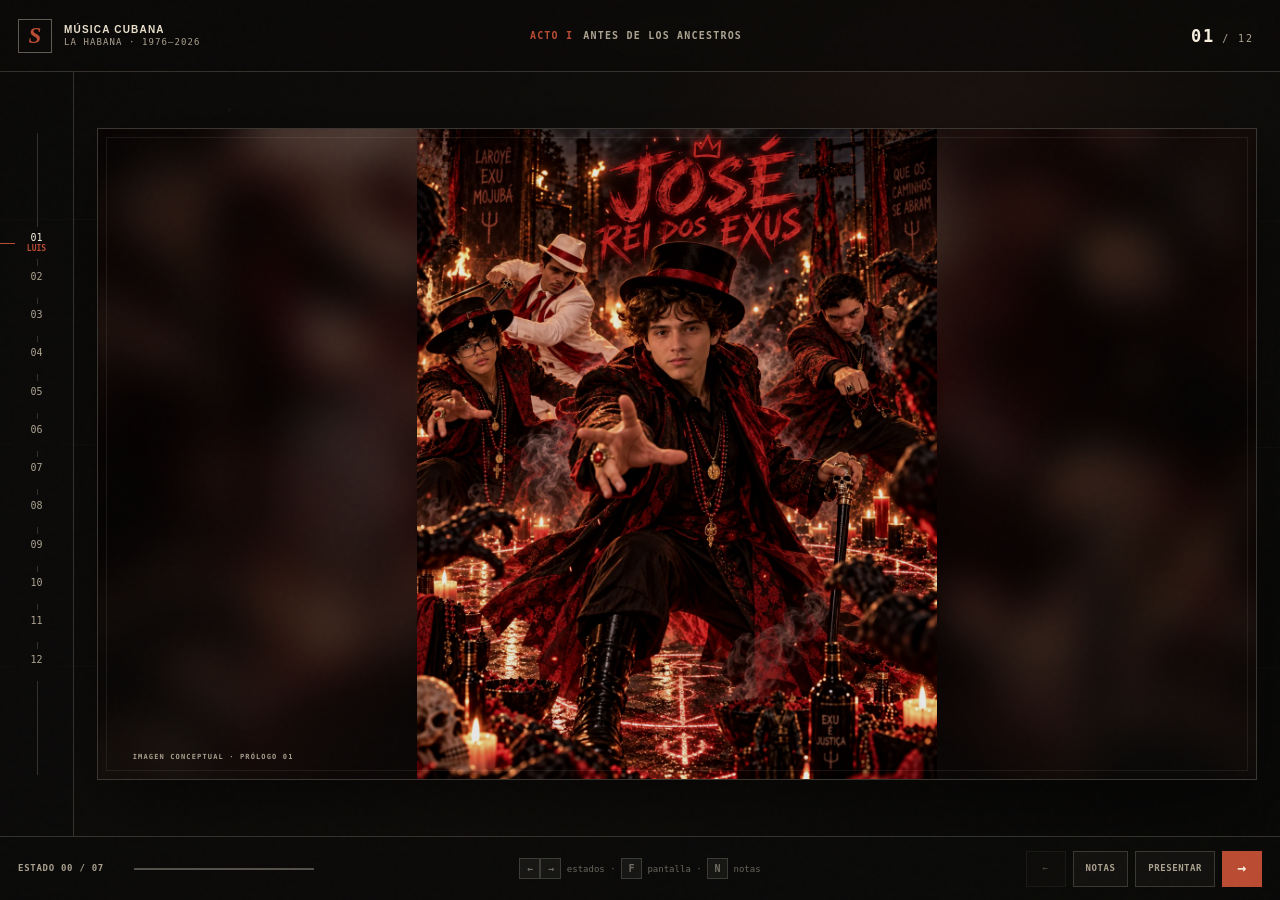
<file: index.html>
<!DOCTYPE html>
<html lang="es">
<head>
  <meta charset="utf-8">
  <meta name="viewport" content="width=device-width, initial-scale=1, viewport-fit=cover">
  <meta name="theme-color" content="#0b0a09">
  <meta name="description" content="Presentación interactiva sobre la banda cubana Síntesis.">
  <title>Síntesis — presentación interactiva</title>
  <link rel="icon" href="./assets/icons/favicon.svg" type="image/svg+xml">
  <link rel="stylesheet" href="./css/tokens.css">
  <link rel="stylesheet" href="./css/base.css">
  <link rel="stylesheet" href="./css/deck.css">
  <link rel="stylesheet" href="./css/slides.css">
  <link rel="stylesheet" href="./css/responsive.css">
  <link rel="stylesheet" href="./css/chapters.css">
</head>
<body data-act="I" data-slide="1">
  <a class="skip-link" href="#deck">Ir a la presentación</a>
  <canvas id="atmosphere" aria-hidden="true"></canvas>
  <div class="film-grain" aria-hidden="true"></div>

  <div class="app-shell">
    <header class="topbar">
      <div class="identity" role="group" aria-label="Síntesis, música cubana">
        <span class="identity-mark">S</span>
        <span class="identity-copy"><b>MÚSICA CUBANA</b><small>LA HABANA · 1976—2026</small></span>
      </div>
      <div class="act-label"><span>ACTO I</span><b>ANTES DE LOS ANCESTROS</b></div>
      <div class="counter" aria-live="polite"><strong id="slideNumber">01</strong><span>/ 12</span></div>
    </header>

    <aside class="chapter-rail" aria-label="Capítulos de la presentación">
      <div class="rail-line" aria-hidden="true"></div>
      <button class="rail-stop is-active" type="button" data-slide-target="0" aria-label="Ir a la diapositiva 1"><span>01</span><b>Luis</b></button>
      <button class="rail-stop" type="button" data-slide-target="1" aria-label="Ir a la diapositiva 2"><span>02</span><b>Luis</b></button>
      <button class="rail-stop" type="button" data-slide-target="2" aria-label="Ir a la diapositiva 3"><span>03</span><b>Luis</b></button>
      <button class="rail-stop" type="button" data-slide-target="3" aria-label="Ir a la diapositiva 4"><span>04</span><b>José</b></button>
      <button class="rail-stop" type="button" data-slide-target="4" aria-label="Ir a la diapositiva 5"><span>05</span><b>José</b></button>
      <div class="rail-future" role="img" aria-label="Diapositivas futuras: 6, José; 7, 8 y 9, Gabriel; 10, 11 y 12, Davi">
        <i data-slide="06" data-speaker="José"></i><i data-slide="07" data-speaker="Gabriel"></i><i data-slide="08" data-speaker="Gabriel"></i><i data-slide="09" data-speaker="Gabriel"></i><i data-slide="10" data-speaker="Davi"></i><i data-slide="11" data-speaker="Davi"></i><i data-slide="12" data-speaker="Davi"></i>
      </div>
    </aside>

    <main class="stage-shell" id="deck">
      <section class="deck" aria-roledescription="presentación" aria-label="Síntesis, presentación interactiva">
        <section class="slide slide-01 is-active" data-title="Apertura: Síntesis" data-speaker="Luis" data-max-state="7" aria-label="Diapositiva 1: Apertura, Síntesis">
          <div class="slide-frame opening-frame">
            <figure class="opening-prologue state-item" data-show-from="0" data-hide-from="1" style="--prologue-image:url('../assets/images/prologo-jose-rei-dos-exus.webp')">
              <img src="./assets/images/prologo-jose-rei-dos-exus.webp" alt="Composición visual conceptual del grupo en una escena roja y negra" fetchpriority="high">
              <figcaption>IMAGEN CONCEPTUAL · PRÓLOGO 01</figcaption>
            </figure>

            <figure class="opening-prologue state-item" data-show-from="1" data-hide-from="2" style="--prologue-image:url('../assets/images/prologo-grupo-retrato.webp')">
              <img src="./assets/images/prologo-grupo-retrato.webp" alt="Retrato visual conceptual de cuatro integrantes con vestuario negro, rojo y blanco">
              <figcaption>IMAGEN CONCEPTUAL · PRÓLOGO 02</figcaption>
            </figure>

            <div class="opening-date state-item" data-show-from="3">
              <span class="archive-code">CINTA 01 · CARA A</span>
              <p>1976</p><i></i><p>LA HABANA</p>
            </div>

            <div class="opening-word state-item" data-show-from="4">
              <span class="registration">S—76</span>
              <h1>SÍNTESIS</h1>
              <div class="title-frequency" aria-hidden="true"><i></i><i></i><i></i><i></i><i></i><i></i><i></i><i></i><i></i></div>
            </div>

            <div class="name-field state-item" role="group" data-show-from="5" data-hide-from="7" aria-label="Nombres vinculados a la formación inicial">
              <span style="--x:10%;--y:22%">CARLOS</span>
              <span style="--x:78%;--y:18%">ELE</span>
              <span style="--x:18%;--y:72%">MIKE</span>
              <span style="--x:72%;--y:76%">JOSÉ MARÍA</span>
              <span style="--x:43%;--y:12%">TEMA 4</span>
              <span style="--x:43%;--y:84%">VOCES</span>
            </div>

            <div class="convergence state-item" data-show-from="6" aria-hidden="true"><i></i><i></i><i></i><i></i></div>
            <blockquote class="opening-quote state-item" data-show-from="7">“solo la música tendría nombre”</blockquote>
            <p class="opening-cue">PULSA PARA EMPEZAR</p>
            <div class="slide-meta"><span>01</span><b>LUIS</b><small>APERTURA</small></div>
            <div class="source-line">Fuente: Carlos Alfonso / Magazine AM:PM</div>
          </div>
          <aside class="speaker-notes" role="note" aria-label="Notas de Luis para la diapositiva 1" hidden></aside>
        </section>

        <section class="slide slide-02" data-title="Origen, Tema 4 y el nombre" data-speaker="Luis" data-max-state="6" aria-label="Diapositiva 2: Origen, Tema 4 y el nombre; presenta Luis">
          <div class="slide-frame origin-frame">
            <div class="section-heading">
              <p><span>02</span> ORIGEN</p>
              <h2>DE TEMA 4<br><em>A SÍNTESIS.</em></h2>
            </div>

            <figure class="formation-photo state-item" data-show-from="1">
              <img src="./assets/images/sintesis-primer-line-up-1976.jpg" alt="Primera formación documentada de Síntesis, con nueve músicos" width="1200" height="878">
              <div class="photo-shutter" aria-hidden="true"></div>
              <figcaption>Primera formación documentada · Foto cortesía de Carlos Alfonso</figcaption>
            </figure>

            <div class="origin-sequence">
              <div class="origin-node node-tema is-current" data-origin-step="0"><small>1972</small><b>TEMA 4</b><span>un cuarteto vocal</span></div>
              <div class="origin-node" data-origin-step="1"><small>VOZ · BAJO</small><b>CARLOS ALFONSO</b><span>fundador y futuro director</span></div>
              <div class="origin-node" data-origin-step="2"><small>VOZ · TECLADOS</small><b>ELE VALDÉS</b><span>de Tema 4 a Síntesis</span></div>
              <div class="origin-node pair-node" data-origin-step="3"><small>COMPOSICIÓN · DIRECCIÓN</small><b>MIKE PORCEL</b><b>JOSÉ MARÍA VITIER</b><span>núcleo fundador</span></div>
              <div class="origin-node formation-node" data-origin-step="4"><small>PRIMERA FORMACIÓN FOTOGRÁFICA</small><b>NUEVE MÚSICOS</b><span>voces, rock y escena</span></div>
              <div class="origin-node synthesis-node" data-origin-step="5"><small>UN NOMBRE PARA EL GRUPO</small><b>SÍNTESIS</b></div>
              <blockquote class="origin-node quote-node" data-origin-step="6">La idea era que nadie estuviera por encima del conjunto.</blockquote>
            </div>

            <div class="tape-route" aria-hidden="true"><i></i><i></i><i></i><i></i><i></i><i></i><i></i></div>
            <div class="slide-meta"><span>02</span><b>LUIS</b><small>ORIGEN</small></div>
            <div class="source-line">Fuente: Síntesis / Magazine AM:PM</div>
          </div>
          <aside class="speaker-notes" role="note" aria-label="Notas de Luis para la diapositiva 2" hidden></aside>
        </section>

        <section class="slide slide-03" data-title="Rock en Cuba: la primera etapa" data-speaker="Luis" data-max-state="5" aria-label="Diapositiva 3: Rock en Cuba, la primera etapa; presenta Luis">
          <div class="slide-frame rock-frame">
            <div class="rock-intro">
              <p><span>03</span> PRIMERA ETAPA</p>
              <h2>ROCK SINFÓNICO<br><em>EN LA PRIMERA ETAPA.</em></h2>
              <div class="rock-facts">
                <span><b>14·12·1978</b> concierto inaugural</span>
                <span><b>ENE—FEB 1979</b> primera gira internacional</span>
              </div>
            </div>

            <div class="influence-machine" role="group" aria-label="Selector de influencias documentadas">
              <div class="vinyl-position" aria-hidden="true">
                <div class="vinyl"><i></i><i></i><i></i><b>S</b></div>
              </div>
              <div class="dial-readout" aria-live="polite">
                <small id="influenceIndex">SELECTOR · 00</small>
                <strong id="influenceName">CUATRO REFERENCIAS</strong>
                <p id="influenceIdea">Elige una referencia para ver qué aportó a esta primera etapa.</p>
              </div>
              <button class="dial-option" type="button" data-influence-state="1" style="--angle:-68deg"><span>01</span><b>PINK FLOYD</b></button>
              <button class="dial-option" type="button" data-influence-state="2" style="--angle:-22deg"><span>02</span><b>GENESIS</b></button>
              <button class="dial-option" type="button" data-influence-state="3" style="--angle:24deg"><span>03</span><b>YES</b></button>
              <button class="dial-option" type="button" data-influence-state="4" style="--angle:70deg"><span>04</span><b>BEACH BOYS</b></button>
              <div class="dial-needle" aria-hidden="true"></div>
            </div>

            <div class="stage-language state-item" data-show-from="5">
              <span>VOCES</span><span>POESÍA</span><span>TEATRO</span><span>SINTETIZADORES</span>
              <b>REFERENCIAS<br>PARA EMPEZAR.</b>
            </div>
            <div class="slide-meta"><span>03</span><b>LUIS</b><small>ROCK EN CUBA</small></div>
            <div class="source-line">Fuentes: Síntesis / OnCuba / Magazine AM:PM</div>
          </div>
          <aside class="speaker-notes" role="note" aria-label="Notas de Luis para la diapositiva 3" hidden></aside>
        </section>

        <section class="slide slide-04" data-title="Lucía Huergo y la transformación" data-speaker="José" data-max-state="5" data-act="II" data-act-title="TRANSFORMACIÓN" aria-label="Diapositiva 4: Lucía Huergo y la transformación; presenta José">
          <div class="slide-frame lucia-frame">
            <div class="transformation-thesis state-item" data-show-from="0" data-hide-from="5">
              <p><span>04</span> TRANSFORMACIÓN</p>
              <h2>LUCÍA HUERGO<br><em>Y LOS AÑOS OCHENTA.</em></h2>
            </div>

            <figure class="lucia-portrait state-item" data-show-from="1" data-hide-from="5">
              <img src="./assets/images/lucia-huergo-roberto-chile.jpg" alt="Retrato de la compositora y multiinstrumentista Lucía Huergo" width="640" height="426">
              <figcaption><b>LUCÍA HUERGO</b><span>1951—2015</span><small>Foto: Roberto Chile</small></figcaption>
            </figure>

            <div class="instrument-orbit state-item" role="group" data-show-from="2" data-hide-from="5" aria-label="Instrumentos y tecnologías de Lucía Huergo">
              <span style="--i:0">SAXOFÓN</span><span style="--i:1">FLAUTA</span><span style="--i:2">CLARINETE</span><span style="--i:3">OBOE</span><span style="--i:4">TECLADOS</span><span style="--i:5">TECNOLOGÍA DIGITAL</span>
            </div>

            <div class="hilo-bridge state-item" data-show-from="3" data-hide-from="5">
              <div class="album-stamp"><small>AREITO · 1984</small><b>HILO<br>DIRECTO</b></div>
              <div class="track-thread state-item" data-show-from="4" data-hide-from="5"><span>ASOYÍN</span><i></i><span>MEREGUO</span></div>
              <p class="state-item" data-show-from="4" data-hide-from="5">En estas canciones ya se mezclan electrónica y elementos afrocubanos.</p>
            </div>

            <div class="interference state-item" data-show-from="4" data-hide-from="5" aria-hidden="true"><i></i><i></i><i></i><i></i><i></i></div>
            <div class="ancestros-threshold state-item" data-show-from="5">
              <small>1987 · NUEVA ETAPA</small>
              <strong>1987</strong>
              <span>PRÓXIMO ACTO · ANCESTROS</span>
            </div>
            <div class="slide-meta"><span>04</span><b>JOSÉ</b><small>TRANSFORMACIÓN</small></div>
            <div class="source-line">Fuentes: Granma / Síntesis / discografía Areito</div>
          </div>
          <aside class="speaker-notes" role="note" aria-label="Notas de José para la diapositiva 4" hidden></aside>
        </section>

        <section class="slide slide-05" data-title="1987: Ancestros" data-speaker="José" data-max-state="4" data-act="III" data-act-title="ANCESTROS" aria-label="Diapositiva 5: 1987, Ancestros; presenta José">
          <div class="slide-frame ancestros-frame">
            <div class="ancestor-rhythm-field" aria-hidden="true">
              <i></i><i></i><i></i><i></i><i></i>
              <span></span><span></span><span></span>
            </div>

            <div class="ancestor-threshold-echo state-item" data-show-from="0" data-hide-from="1">
              <small>1987 · NUEVA ETAPA</small>
              <strong>1987</strong>
              <span>LA HABANA</span>
            </div>

            <div class="ancestor-title state-item" data-show-from="1">
              <small>ABRIL · 1987</small>
              <h2>ANCESTROS</h2>
              <p>ESTUDIOS EGREM · LA HABANA</p>
            </div>

            <div class="research-field state-item" data-show-from="2" data-hide-from="3" role="group" aria-label="Proceso de investigación para Ancestros">
              <div class="research-origin"><small>PUNTO DE PARTIDA</small><strong>MANTILLA</strong><span>convivencia y observación</span></div>
              <div class="research-path" aria-hidden="true"><i></i><i></i><i></i><i></i></div>
              <span class="research-word word-listen">ESCUCHA</span>
              <span class="research-word word-language">LENGUA</span>
              <span class="research-word word-rhythm">RITMO</span>
              <div class="research-result"><small>TRABAJO CON</small><strong>LÁZARO ROS</strong><span>acentuación · entonación · ejecución</span></div>
              <p>Estudio del folclore y la danza para tratar el canto ritual con rigor.</p>
            </div>

            <div class="project-voices state-item" data-show-from="3" data-hide-from="4" role="group" aria-label="Figuras y créditos centrales de Ancestros">
              <p class="voices-kicker">PERSONAS CLAVE EN EL DISCO</p>
              <div class="project-core" aria-hidden="true"><span>1987</span><b>ANCESTROS</b></div>
              <div class="project-voice voice-carlos"><strong>CARLOS ALFONSO</strong><span>DIRECCIÓN MUSICAL · PRODUCCIÓN</span></div>
              <div class="project-voice voice-lucia"><strong>LUCÍA HUERGO</strong><span>PRODUCCIÓN</span></div>
              <div class="project-voice voice-lazaro"><strong>LÁZARO ROS</strong><span>VOZ · ACENTUACIÓN · ENTONACIÓN</span></div>
              <div class="project-voice voice-joel"><strong>JOEL DRIGGS</strong><span>TAMBORES BATÁ</span></div>
            </div>

            <div class="structure-reveal state-item" data-show-from="4">
              <div class="structure-systems" role="group" aria-label="Canto Lucumí, batá y rock reunidos en los arreglos de la banda">
                <div class="music-system system-canto"><small>VOZ</small><b>CANTO LUCUMÍ</b><span aria-hidden="true"><i></i><i></i><i></i><i></i><i></i></span></div>
                <div class="music-system system-bata"><small>RITMO</small><b>BATÁ</b><span aria-hidden="true"><i></i><i></i><i></i><i></i><i></i></span></div>
                <div class="music-system system-rock"><small>SONIDO CONTEMPORÁNEO</small><b>ROCK</b><span aria-hidden="true"><i></i><i></i><i></i><i></i><i></i></span></div>
                <div class="shared-structure"><i aria-hidden="true"></i><span>EN EL MISMO</span><b>ARREGLO</b></div>
              </div>
              <h3>EL CANTO Y EL BATÁ<br><em>CAMBIARON LOS ARREGLOS.</em></h3>
              <p>Influyeron en el ritmo, la voz y la composición.</p>
              <small class="next-act">PRÓXIMO · DE LA CEREMONIA AL ROCK</small>
            </div>

            <div class="slide-meta"><span>05</span><b>JOSÉ</b><small>ANCESTROS</small></div>
            <div class="source-line">Fuentes: Magazine AM:PM · notas de Ancestros</div>
          </div>
          <aside class="speaker-notes" role="note" aria-label="Notas de José para la diapositiva 5" hidden></aside>
        </section>
      </section>
    </main>

    <footer class="control-bar">
      <div class="state-progress">
        <span id="stateLabel">ESTADO 00 / 05</span>
        <progress class="state-track" id="stateProgress" aria-label="Progreso interno de la diapositiva" max="5" value="0"></progress>
      </div>
      <p class="keyboard-hint"><kbd>←</kbd><kbd>→</kbd> estados · <kbd>F</kbd> pantalla · <kbd>N</kbd> notas</p>
      <div class="controls">
        <button id="previousButton" type="button" aria-label="Volver al estado anterior">←</button>
        <button id="notesButton" type="button" aria-label="Mostrar las notas del presentador" aria-pressed="false">NOTAS</button>
        <button id="fullscreenButton" type="button" aria-label="Activar pantalla completa">PRESENTAR</button>
        <button id="nextButton" class="control-primary" type="button" aria-label="Avanzar al estado siguiente">→</button>
      </div>
    </footer>
  </div>

  <aside class="notes-drawer" id="notesDrawer" aria-label="Notas del presentador" aria-hidden="true" inert>
    <div><small>NOTAS · <span id="notesSpeaker">LUIS</span></small><button id="closeNotesButton" type="button" aria-label="Cerrar notas">×</button></div>
    <div id="notesContent"></div>
  </aside>

  <div class="live-region" id="liveRegion" aria-live="polite" aria-atomic="true"></div>
  <script type="module" src="./js/app.js"></script>
</body>
</html>
</file>
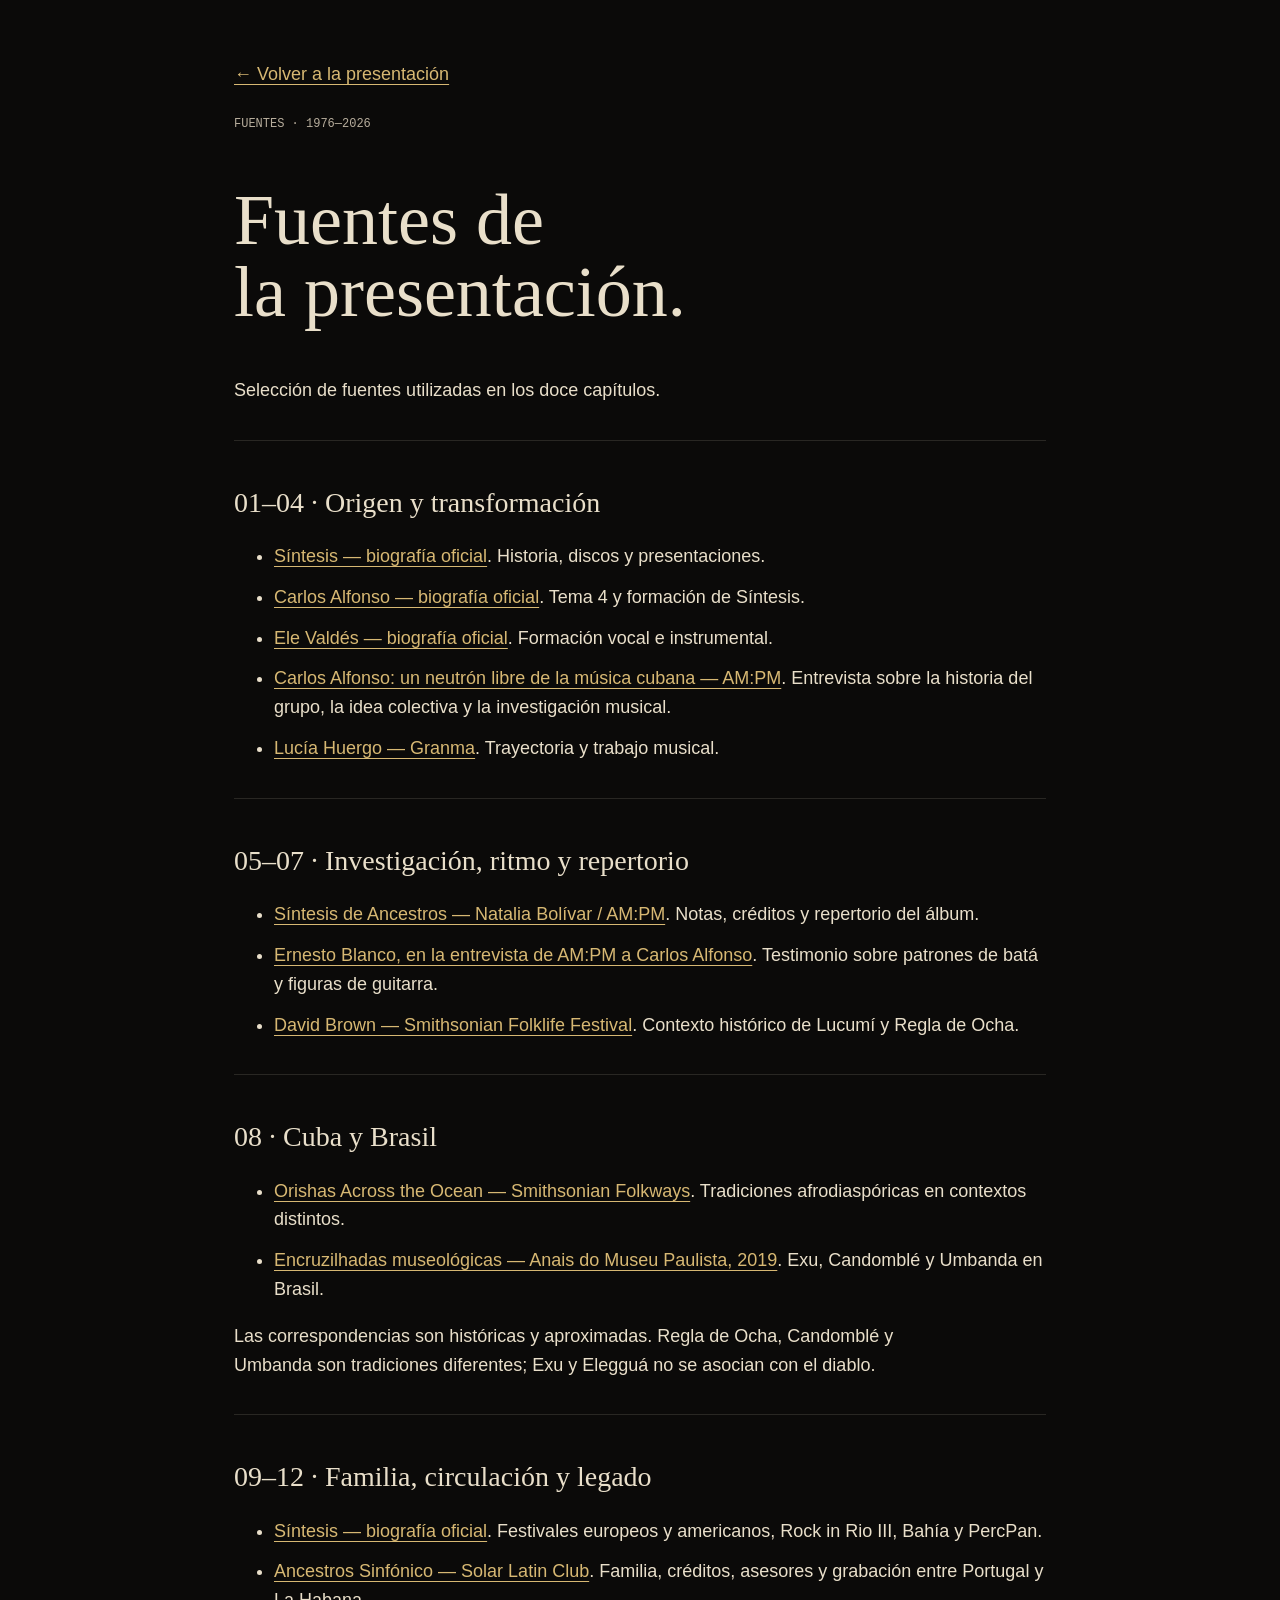
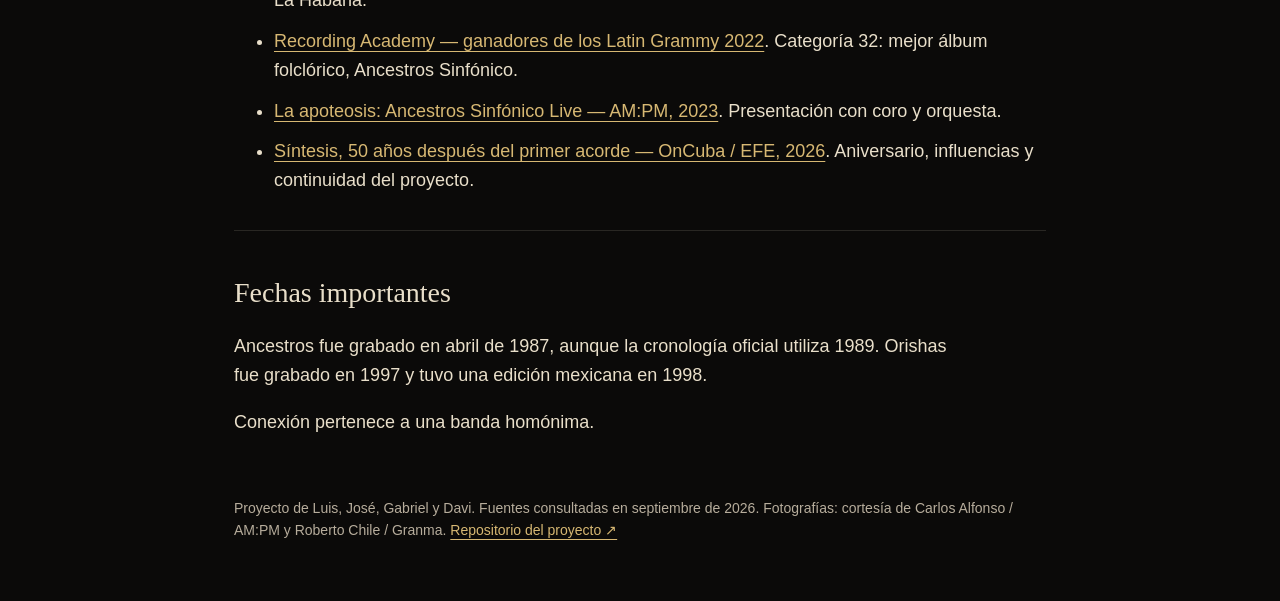
<file: fuentes.html>
<!DOCTYPE html>
<html lang="es">
<head>
  <meta charset="utf-8"><meta name="viewport" content="width=device-width,initial-scale=1">
  <title>Síntesis — Fuentes</title>
  <link rel="icon" href="./assets/icons/favicon.svg" type="image/svg+xml">
  <link rel="stylesheet" href="./css/tokens.css">
  <style>
    *{box-sizing:border-box}body{margin:0;background:#0b0a09;color:#e9dfca;font:18px/1.6 Arial,sans-serif}main{max-width:860px;padding:60px 24px;margin:auto}a{color:#d7b873;text-underline-offset:4px}a:focus-visible{outline:2px solid #f0c77a;outline-offset:5px}h1{font:400 clamp(40px,8vw,72px)/1 Georgia,serif}h2{font:400 28px Georgia,serif;margin-top:46px}small{font:12px Consolas,monospace;color:#b7ad9c}p{max-width:72ch}li{margin:12px 0}section{border-top:1px solid #e9dfca22;margin-top:35px}footer{margin-top:60px;color:#b7ad9c;font-size:14px}
  </style>
</head>
<body><main>
  <a href="./">← Volver a la presentación</a>
  <p><small>FUENTES · 1976—2026</small></p>
  <h1>Fuentes de<br>la presentación.</h1>
  <p>Selección de fuentes utilizadas en los doce capítulos.</p>
  <section id="origen"><h2>01–04 · Origen y transformación</h2><ul>
    <li><a href="https://sintesiscuba.com/biografia/">Síntesis — biografía oficial</a>. Historia, discos y presentaciones.</li>
    <li><a href="https://sintesiscuba.com/integrantes/carlos-alfonso/">Carlos Alfonso — biografía oficial</a>. Tema 4 y formación de Síntesis.</li>
    <li><a href="https://sintesiscuba.com/integrantes/ele-valdes-oropesa/">Ele Valdés — biografía oficial</a>. Formación vocal e instrumental.</li>
    <li><a href="https://magazineampm.com/carlos-alfonso-un-neutron-libre-de-la-musica-cubana/">Carlos Alfonso: un neutrón libre de la música cubana — AM:PM</a>. Entrevista sobre la historia del grupo, la idea colectiva y la investigación musical.</li>
    <li><a href="https://www.granma.cu/cultura/2015-05-01/murio-lucia-huergo-figura-esencial-de-nuestra-musica">Lucía Huergo — Granma</a>. Trayectoria y trabajo musical.</li>
  </ul></section>
  <section id="ancestros"><h2>05–07 · Investigación, ritmo y repertorio</h2><ul>
    <li><a href="https://magazineampm.com/dando-la-nota-sintesis-de-ancestros/">Síntesis de Ancestros — Natalia Bolívar / AM:PM</a>. Notas, créditos y repertorio del álbum.</li>
    <li><a href="https://magazineampm.com/carlos-alfonso-un-neutron-libre-de-la-musica-cubana/">Ernesto Blanco, en la entrevista de AM:PM a Carlos Alfonso</a>. Testimonio sobre patrones de batá y figuras de guitarra.</li>
    <li><a href="https://festival.si.edu/articles/1989/santeria">David Brown — Smithsonian Folklife Festival</a>. Contexto histórico de Lucumí y Regla de Ocha.</li>
  </ul></section>
  <section id="diasporas"><h2>08 · Cuba y Brasil</h2><ul>
    <li><a href="https://folkways.si.edu/the-yoruba/dahomean-collection-orishas-across-the-ocean/world/music/album/smithsonian">Orishas Across the Ocean — Smithsonian Folkways</a>. Tradiciones afrodiaspóricas en contextos distintos.</li>
    <li><a href="https://www.scielo.br/j/anaismp/a/7KpMmkrn7G4kDvz6bgD7wTH/?lang=pt">Encruzilhadas museológicas — Anais do Museu Paulista, 2019</a>. Exu, Candomblé y Umbanda en Brasil.</li>
  </ul><p>Las correspondencias son históricas y aproximadas. Regla de Ocha, Candomblé y Umbanda son tradiciones diferentes; Exu y Elegguá no se asocian con el diablo.</p></section>
  <section id="legado"><h2>09–12 · Familia, circulación y legado</h2><ul>
    <li><a href="https://sintesiscuba.com/biografia/">Síntesis — biografía oficial</a>. Festivales europeos y americanos, Rock in Rio III, Bahía y PercPan.</li>
    <li><a href="https://www.solarlatinclub.com/sintesis-x-alfonso-eme-alfonso-ancestros-sinfonico/">Ancestros Sinfónico — Solar Latin Club</a>. Familia, créditos, asesores y grabación entre Portugal y La Habana.</li>
    <li><a href="https://www.grammy.com/news/2022-latin-grammys-complete-winners-nominees-nominations-list-las-vegas/">Recording Academy — ganadores de los Latin Grammy 2022</a>. Categoría 32: mejor álbum folclórico, Ancestros Sinfónico.</li>
    <li><a href="https://magazineampm.com/la-apoteosis-ancestros-sinfonico-live/">La apoteosis: Ancestros Sinfónico Live — AM:PM, 2023</a>. Presentación con coro y orquesta.</li>
    <li><a href="https://oncubanews.com/cultura/musica/grupo-sintesis-50-anos-despues-del-primer-acorde/">Síntesis, 50 años después del primer acorde — OnCuba / EFE, 2026</a>. Aniversario, influencias y continuidad del proyecto.</li>
  </ul></section>
  <section><h2>Fechas importantes</h2>
    <p>Ancestros fue grabado en abril de 1987, aunque la cronología oficial utiliza 1989. Orishas fue grabado en 1997 y tuvo una edición mexicana en 1998.</p>
    <p>Conexión pertenece a una banda homónima.</p>
  </section>
  <footer>Proyecto de Luis, José, Gabriel y Davi. Fuentes consultadas en septiembre de 2026. Fotografías: cortesía de Carlos Alfonso / AM:PM y Roberto Chile / Granma. <a href="https://github.com/LuisAlves10/sintesis">Repositorio del proyecto ↗</a></footer>
</main></body></html>
</file>
<file: css/tokens.css>
:root {
  color-scheme: dark;
  --ink: #0b0a09;
  --ink-raised: #12100e;
  --ink-soft: #1a1713;
  --paper: #e9dfca;
  --paper-bright: #f7f0df;
  --paper-muted: #aaa18f;
  --oxide: #b94b32;
  --oxide-deep: #742b21;
  --amber: #d9983f;
  --amber-pale: #f0c77a;
  --wine: #4f1922;
  --blue: #152739;
  --hairline: rgba(233, 223, 202, .18);
  --hairline-strong: rgba(233, 223, 202, .38);
  --shadow: 0 32px 90px rgba(0, 0, 0, .55);
  --ease-out: cubic-bezier(.16, 1, .3, 1);
  --ease-in-out: cubic-bezier(.65, 0, .35, 1);
  --display: Georgia, "Times New Roman", serif;
  --sans: "Arial Narrow", "Roboto Condensed", "Helvetica Neue", Arial, sans-serif;
  --mono: "Cascadia Mono", "IBM Plex Mono", Consolas, monospace;
  --topbar: 72px;
  --footer: 64px;
  --rail: 74px;
}
</file>
<file: css/base.css>
*, *::before, *::after { box-sizing: border-box; }

html, body { width: 100%; height: 100%; margin: 0; }

html { background: var(--ink); }

body {
  overflow: hidden;
  background:
    radial-gradient(circle at 74% 18%, rgba(185, 75, 50, .07), transparent 26%),
    linear-gradient(125deg, #0b0a09, #100e0c 55%, #090908);
  color: var(--paper);
  font-family: var(--sans);
  -webkit-font-smoothing: antialiased;
}

button, a { -webkit-tap-highlight-color: transparent; }
button { color: inherit; font: inherit; }
button:focus-visible, a:focus-visible { outline: 2px solid var(--amber-pale); outline-offset: 4px; }

.skip-link {
  position: fixed;
  z-index: 100;
  top: 10px;
  left: 10px;
  padding: 10px 14px;
  transform: translateY(-150%);
  background: var(--paper-bright);
  color: var(--ink);
  font: 700 12px/1 var(--mono);
}
.skip-link:focus { transform: none; }

#atmosphere {
  position: fixed;
  z-index: 0;
  inset: 0;
  width: 100%;
  height: 100%;
  pointer-events: none;
}

.film-grain {
  position: fixed;
  z-index: 20;
  inset: 0;
  opacity: .18;
  pointer-events: none;
  mix-blend-mode: soft-light;
  background-image: url("data:image/svg+xml,%3Csvg viewBox='0 0 180 180' xmlns='http://www.w3.org/2000/svg'%3E%3Cfilter id='n'%3E%3CfeTurbulence type='fractalNoise' baseFrequency='.86' numOctaves='3' stitchTiles='stitch'/%3E%3C/filter%3E%3Crect width='100%25' height='100%25' filter='url(%23n)' opacity='.55'/%3E%3C/svg%3E");
}

.live-region {
  position: fixed;
  width: 1px;
  height: 1px;
  overflow: hidden;
  clip: rect(0 0 0 0);
  white-space: nowrap;
}

.state-item {
  opacity: 0;
  visibility: hidden;
  transform: translateY(18px);
  transition: opacity .62s var(--ease-out), transform .7s var(--ease-out), visibility 0s .7s;
}
.state-item.is-visible {
  opacity: 1;
  visibility: visible;
  transform: none;
  transition-delay: .06s, .06s, 0s;
}

kbd {
  display: inline-grid;
  min-width: 21px;
  height: 21px;
  place-items: center;
  border: 1px solid var(--hairline);
  background: rgba(233, 223, 202, .05);
  font: 700 10px/1 var(--mono);
}

::selection { background: var(--oxide); color: var(--paper-bright); }
</file>
<file: css/deck.css>
.app-shell {
  position: relative;
  z-index: 2;
  display: grid;
  grid-template: var(--topbar) minmax(0, 1fr) var(--footer) / var(--rail) minmax(0, 1fr);
  width: 100%;
  height: 100%;
}

.topbar {
  grid-column: 1 / -1;
  display: grid;
  grid-template-columns: 1fr auto 1fr;
  align-items: center;
  border-bottom: 1px solid var(--hairline);
  padding: 0 26px 0 18px;
  background: rgba(11, 10, 9, .76);
  backdrop-filter: blur(10px);
}
.identity { display: flex; align-items: center; gap: 12px; }
.identity-mark {
  display: grid;
  width: 34px;
  height: 34px;
  place-items: center;
  border: 1px solid var(--hairline-strong);
  color: var(--oxide);
  font: italic 800 23px/1 var(--display);
}
.identity-copy { display: grid; gap: 2px; }
.identity-copy b, .identity-copy small, .act-label, .counter { letter-spacing: .12em; }
.identity-copy b { font-size: 10px; }
.identity-copy small { color: var(--paper-muted); font: 9px/1.2 var(--mono); }
.act-label { display: flex; align-items: center; gap: 10px; font: 700 10px/1 var(--mono); }
.act-label span { color: var(--oxide); }
.act-label b { color: var(--paper-muted); font-weight: 600; }
.counter { justify-self: end; display: flex; align-items: baseline; gap: 7px; font-family: var(--mono); }
.counter strong { color: var(--paper-bright); font-size: 17px; }
.counter span { color: var(--paper-muted); font-size: 10px; }

.chapter-rail {
  position: relative;
  grid-row: 2;
  display: flex;
  flex-direction: column;
  align-items: center;
  justify-content: center;
  gap: clamp(12px, 2vh, 24px);
  border-right: 1px solid var(--hairline);
  background: rgba(11, 10, 9, .36);
}
.rail-line { position: absolute; top: 8%; bottom: 8%; left: 50%; width: 1px; background: var(--hairline); }
.rail-stop {
  position: relative;
  z-index: 1;
  display: grid;
  width: 46px;
  gap: 2px;
  border: 0;
  padding: 6px 0;
  background: var(--ink);
  cursor: pointer;
  text-align: center;
}
.rail-stop::before { content: ""; position: absolute; top: 50%; left: -15px; width: 8px; height: 1px; background: transparent; transition: .35s var(--ease-out); }
.rail-stop span { color: var(--paper-muted); font: 10px/1 var(--mono); transition: color .3s; }
.rail-stop b { opacity: 0; color: var(--oxide); font: 700 8px/1 var(--mono); text-transform: uppercase; transition: opacity .3s; }
.rail-stop.is-active::before { width: 16px; background: var(--oxide); }
.rail-stop.is-active span { color: var(--paper-bright); }
.rail-stop.is-active b { opacity: 1; }
.rail-future { position: relative; z-index: 1; display: grid; gap: 8px; padding: 4px 10px; background: var(--ink); }
.rail-future i { width: 4px; height: 4px; border-radius: 50%; background: rgba(233, 223, 202, .18); }

.stage-shell {
  grid-row: 2;
  grid-column: 2;
  display: grid;
  min-width: 0;
  min-height: 0;
  place-items: center;
  overflow: hidden;
  padding: clamp(10px, 1.8vw, 26px);
}
.deck {
  position: relative;
  width: min(100%, calc((100vh - var(--topbar) - var(--footer) - 36px) * 16 / 9));
  max-height: 100%;
  aspect-ratio: 16 / 9;
  overflow: hidden;
  isolation: isolate;
  border: 1px solid var(--hairline);
  background: var(--ink-raised);
  box-shadow: var(--shadow);
}
.deck::after {
  content: "";
  position: absolute;
  z-index: 20;
  inset: 8px;
  border: 1px solid rgba(233, 223, 202, .08);
  pointer-events: none;
}
.slide {
  position: absolute;
  z-index: 1;
  inset: 0;
  overflow: hidden;
  opacity: 0;
  visibility: hidden;
  pointer-events: none;
  transform: translateX(3%) scale(.992);
  transition: opacity .46s var(--ease-out), transform .62s var(--ease-out), visibility 0s .62s;
}
.slide.is-active {
  z-index: 2;
  opacity: 1;
  visibility: visible;
  pointer-events: auto;
  transform: none;
  transition-delay: .08s, .04s, 0s;
}
.slide-frame { position: relative; width: 100%; height: 100%; overflow: hidden; }
.slide-frame::before {
  content: "";
  position: absolute;
  inset: 0;
  opacity: .22;
  background-image: linear-gradient(rgba(233, 223, 202, .035) 1px, transparent 1px), linear-gradient(90deg, rgba(233, 223, 202, .025) 1px, transparent 1px);
  background-size: 42px 42px;
  pointer-events: none;
}

.slide-meta {
  position: absolute;
  z-index: 12;
  right: 3.5%;
  bottom: 4.4%;
  display: grid;
  grid-template-columns: auto auto;
  align-items: baseline;
  column-gap: 9px;
  font-family: var(--mono);
}
.slide-meta span { grid-row: 1 / 3; color: var(--oxide); font: 600 clamp(25px, 2.2vw, 38px)/1 var(--display); }
.slide-meta b { color: var(--paper-bright); font-size: clamp(9px, .7vw, 12px); letter-spacing: .14em; }
.slide-meta small { color: var(--paper-muted); font-size: 7px; letter-spacing: .16em; }
.source-line { position: absolute; z-index: 12; left: 3.5%; bottom: 3.5%; color: rgba(233, 223, 202, .56); font: 500 clamp(7px, .55vw, 9px)/1 var(--mono); }

.control-bar {
  grid-column: 1 / -1;
  display: grid;
  grid-template-columns: 1fr auto 1fr;
  align-items: center;
  gap: 20px;
  border-top: 1px solid var(--hairline);
  padding: 0 18px;
  background: rgba(11, 10, 9, .8);
}
.state-progress { display: flex; align-items: center; gap: 12px; min-width: 0; }
.state-progress span { min-width: 104px; color: var(--paper-muted); font: 600 9px/1 var(--mono); letter-spacing: .08em; }
.state-track { width: min(180px, 16vw); height: 2px; overflow: hidden; border: 0; background: var(--hairline); appearance: none; }
.state-track::-webkit-progress-bar { background: var(--hairline); }
.state-track::-webkit-progress-value { background: var(--oxide); transition: width .45s var(--ease-out); }
.state-track::-moz-progress-bar { background: var(--oxide); }
.keyboard-hint { margin: 0; color: rgba(233, 223, 202, .42); font: 500 9px/1 var(--mono); }
.controls { justify-self: end; display: flex; gap: 7px; }
.controls button {
  min-width: 40px;
  height: 36px;
  border: 1px solid var(--hairline);
  padding: 0 12px;
  background: rgba(233, 223, 202, .035);
  color: var(--paper-muted);
  cursor: pointer;
  font: 700 9px/1 var(--mono);
  letter-spacing: .06em;
  transition: border-color .25s, color .25s, background .25s;
}
.controls button:hover { border-color: var(--hairline-strong); color: var(--paper-bright); }
.controls .control-primary { border-color: var(--oxide); background: var(--oxide); color: var(--paper-bright); font-size: 15px; }

.notes-drawer {
  position: fixed;
  z-index: 50;
  right: 18px;
  bottom: calc(var(--footer) + 14px);
  width: min(420px, calc(100vw - 36px));
  max-height: min(520px, calc(100vh - var(--topbar) - var(--footer) - 36px));
  overflow: auto;
  border: 1px solid var(--hairline-strong);
  padding: 18px;
  background: rgba(18, 16, 14, .97);
  box-shadow: var(--shadow);
  opacity: 0;
  visibility: hidden;
  transform: translateY(12px);
  transition: .35s var(--ease-out);
}
.notes-drawer.is-open { opacity: 1; visibility: visible; transform: none; }
.notes-drawer > div:first-child { display: flex; align-items: center; justify-content: space-between; border-bottom: 1px solid var(--hairline); padding-bottom: 12px; }
.notes-drawer small { color: var(--oxide); font: 700 10px/1 var(--mono); letter-spacing: .12em; }
.notes-drawer button { border: 0; background: none; color: var(--paper); cursor: pointer; font-size: 23px; }
#notesContent { color: var(--paper); font: 15px/1.55 var(--sans); }
#notesContent p { margin: 14px 0 0; }

body.presenting .topbar,
body.presenting .chapter-rail,
body.presenting .control-bar { opacity: 0; pointer-events: none; }
body.presenting .app-shell { grid-template: 0 minmax(0, 1fr) 0 / 0 minmax(0, 1fr); }
body.presenting .stage-shell { grid-row: 2; grid-column: 2; padding: 0; }
body.presenting .deck { width: min(100vw, 177.7778vh); max-width: none; max-height: 100vh; border: 0; }
.topbar, .chapter-rail, .control-bar { transition: opacity .35s var(--ease-out); }
</file>
<file: css/slides.css>
/* Slide 01 */
.opening-frame {
  background:
    radial-gradient(ellipse at 50% 52%, rgba(116, 43, 33, .23), transparent 26%),
    linear-gradient(90deg, transparent 49.9%, rgba(233, 223, 202, .06) 50%, transparent 50.1%),
    #090908;
}
.opening-frame::after {
  content: "";
  position: absolute;
  inset: 9% 8%;
  border: 1px solid rgba(233, 223, 202, .08);
  clip-path: polygon(0 0, 28% 0, 28% 1px, 72% 1px, 72% 0, 100% 0, 100% 100%, 67% 100%, 67% calc(100% - 1px), 33% calc(100% - 1px), 33% 100%, 0 100%);
}
.opening-prologue {
  position: absolute;
  z-index: 8;
  inset: 0;
  margin: 0;
  overflow: hidden;
  background: #090908;
}
.opening-prologue::before {
  content: "";
  position: absolute;
  inset: -4%;
  background:
    linear-gradient(90deg, rgba(9, 9, 8, .7), transparent 22% 78%, rgba(9, 9, 8, .7)),
    var(--prologue-image) center / cover no-repeat;
  filter: blur(20px) brightness(.42) saturate(.7);
  transform: scale(1.07);
}
.opening-prologue::after {
  content: "";
  position: absolute;
  inset: 0;
  background: linear-gradient(180deg, rgba(9,9,8,.1), transparent 60%, rgba(9,9,8,.72));
  pointer-events: none;
}
.opening-prologue img {
  position: relative;
  z-index: 1;
  display: block;
  width: 100%;
  height: 100%;
  object-fit: contain;
  filter: saturate(.86) contrast(1.03) brightness(.9);
}
.opening-prologue figcaption {
  position: absolute;
  z-index: 2;
  left: 3%;
  bottom: 3%;
  color: rgba(238,226,200,.68);
  font: 600 clamp(7px,.55vw,10px)/1 var(--mono);
  letter-spacing: .16em;
}
.slide-01:is([data-state="0"],[data-state="1"]) :is(.slide-meta,.source-line,.opening-cue) { opacity: 0; }
.opening-date {
  position: absolute;
  top: 10%;
  left: 50%;
  display: grid;
  grid-template-columns: auto 64px auto;
  align-items: center;
  gap: 13px;
  transform: translate(-50%, -12px);
  white-space: nowrap;
  font: 700 clamp(10px, .85vw, 14px)/1 var(--mono);
  letter-spacing: .22em;
}
.opening-date.is-visible { transform: translate(-50%, 0); }
.opening-date i { height: 1px; background: var(--oxide); }
.archive-code { position: absolute; top: -26px; left: 50%; color: rgba(233, 223, 202, .32); font-size: 7px; transform: translateX(-50%); }
.opening-word { position: absolute; inset: 0; display: grid; place-items: center; }
.opening-word h1 {
  position: relative;
  z-index: 2;
  margin: 0;
  color: var(--paper-bright);
  font: 500 clamp(74px, 11.4vw, 182px)/.78 var(--display);
  letter-spacing: -.065em;
  text-shadow: 8px 0 0 rgba(185, 75, 50, .14);
}
.registration { position: absolute; top: 32%; left: 20%; color: var(--oxide); font: 600 8px/1 var(--mono); letter-spacing: .16em; }
.title-frequency { position: absolute; top: 63%; left: 50%; display: flex; align-items: center; gap: 5px; transform: translateX(-50%); }
.title-frequency i { width: 2px; height: calc(5px + (var(--h, 1) * 6px)); background: var(--oxide); opacity: .75; }
.title-frequency i:nth-child(2n) { --h: 2; }
.title-frequency i:nth-child(3n) { --h: 3; }
.name-field { position: absolute; inset: 0; }
.name-field span {
  position: absolute;
  top: var(--y);
  left: var(--x);
  color: rgba(233, 223, 202, .46);
  font: 600 clamp(8px, .72vw, 12px)/1 var(--mono);
  letter-spacing: .18em;
  transform: translate(-50%, -50%);
}
.slide-01[data-state="6"] .name-field span { top: 50%; left: 50%; opacity: .15; transition: 1s var(--ease-in-out); }
.convergence { position: absolute; inset: 0; }
.convergence i { position: absolute; background: linear-gradient(90deg, transparent, var(--oxide), transparent); opacity: .5; }
.convergence i:nth-child(1), .convergence i:nth-child(2) { top: 50%; width: 33%; height: 1px; }
.convergence i:nth-child(1) { left: 0; }
.convergence i:nth-child(2) { right: 0; }
.convergence i:nth-child(3), .convergence i:nth-child(4) { left: 50%; width: 1px; height: 25%; background: linear-gradient(transparent, var(--oxide), transparent); }
.convergence i:nth-child(3) { top: 0; }
.convergence i:nth-child(4) { bottom: 0; }
.opening-quote {
  position: absolute;
  z-index: 5;
  bottom: 17%;
  left: 50%;
  width: max-content;
  max-width: 84%;
  margin: 0;
  color: var(--amber-pale);
  font: italic 500 clamp(17px, 2vw, 32px)/1.1 var(--display);
  letter-spacing: .02em;
  text-align: center;
  transform: translate(-50%, 18px);
}
.opening-quote.is-visible { transform: translate(-50%, 0); }
.opening-cue { position: absolute; left: 50%; bottom: 10%; margin: 0; color: rgba(233, 223, 202, .38); font: 600 8px/1 var(--mono); letter-spacing: .17em; transform: translateX(-50%); transition: opacity .3s; }
.slide-01[data-state="7"] .opening-cue { opacity: 0; }

/* Slide 02 */
.origin-frame {
  background:
    linear-gradient(90deg, rgba(185, 75, 50, .09) 0 32%, transparent 32%),
    linear-gradient(120deg, #15110e, #0d0c0a 58%, #13100d);
}
.origin-frame::after {
  content: "";
  position: absolute;
  z-index: 3;
  top: 18%;
  left: 3.5%;
  width: 51%;
  height: 34%;
  background: radial-gradient(ellipse at 34% 44%, rgba(11, 10, 9, .74), rgba(11, 10, 9, .34) 48%, transparent 76%);
  filter: blur(9px);
  pointer-events: none;
}
.section-heading { position: absolute; z-index: 5; top: 8%; left: 7%; width: 46%; }
.section-heading p, .rock-intro > p, .transformation-thesis > p { margin: 0 0 16px; color: var(--paper-muted); font: 700 clamp(8px, .7vw, 11px)/1 var(--mono); letter-spacing: .16em; }
.section-heading p span, .rock-intro > p span, .transformation-thesis > p span { margin-right: 10px; color: var(--oxide); }
.section-heading h2 { margin: 0; color: var(--paper-bright); font: 500 clamp(26px, 3.2vw, 52px)/.97 var(--display); letter-spacing: -.035em; }
.section-heading h2 em {
  color: var(--amber-pale);
  font-weight: 400;
  text-shadow: 0 2px 13px rgba(0, 0, 0, .36);
}
.formation-photo {
  position: absolute;
  z-index: 2;
  top: 31%;
  left: 6.5%;
  width: 44%;
  height: 49%;
  margin: 0;
  overflow: hidden;
  border: 1px solid rgba(233, 223, 202, .2);
  background: var(--ink);
}
.formation-photo img { width: 100%; height: 100%; object-fit: cover; filter: grayscale(1) sepia(.28) contrast(1.08) brightness(.72); }
.formation-photo::after { content: ""; position: absolute; inset: 0; background: linear-gradient(105deg, rgba(116, 43, 33, .22), transparent 45%), linear-gradient(0deg, rgba(11, 10, 9, .4), transparent 35%); mix-blend-mode: color; }
.formation-photo figcaption { position: absolute; z-index: 3; right: 10px; bottom: 8px; left: 10px; color: rgba(247, 240, 223, .7); font: 500 clamp(6px, .5vw, 8px)/1.35 var(--mono); }
.photo-shutter { position: absolute; z-index: 4; inset: 0; background: var(--ink-soft); transform-origin: right; transition: transform 1s var(--ease-out); }
.formation-photo.is-visible .photo-shutter { transform: scaleX(0); }
.origin-sequence { position: absolute; z-index: 6; top: 20%; right: 5%; width: 39%; height: 62%; }
.origin-node {
  position: absolute;
  inset: 0;
  display: grid;
  align-content: center;
  gap: 7px;
  opacity: 0;
  transform: translateX(26px);
  transition: opacity .5s var(--ease-out), transform .62s var(--ease-out);
}
.origin-node.is-current { opacity: 1; transform: none; }
.origin-node small { color: var(--oxide); font: 700 clamp(8px, .65vw, 11px)/1 var(--mono); letter-spacing: .13em; }
.origin-node b { color: var(--paper-bright); font: 500 clamp(35px, 4.4vw, 72px)/.88 var(--display); letter-spacing: -.045em; }
.origin-node span { width: fit-content; border-top: 1px solid var(--hairline-strong); padding-top: 9px; color: var(--paper-muted); font: 600 clamp(9px, .75vw, 12px)/1 var(--mono); letter-spacing: .08em; }
.pair-node b { font-size: clamp(26px, 3.4vw, 54px); }
.formation-node b { color: var(--amber-pale); }
.synthesis-node b { color: var(--oxide); font-size: clamp(54px, 6.4vw, 104px); }
.quote-node { align-content: center; margin: 0; color: var(--paper-bright); font: italic 500 clamp(26px, 3.4vw, 52px)/1.05 var(--display); }
.tape-route { position: absolute; z-index: 5; right: 5%; bottom: 14%; display: flex; align-items: center; gap: 8px; }
.tape-route i { width: clamp(14px, 2vw, 30px); height: 2px; background: rgba(233, 223, 202, .17); transition: background .3s, transform .3s; }
.slide-02[data-state="1"] .tape-route i:nth-child(-n+2),
.slide-02[data-state="2"] .tape-route i:nth-child(-n+3),
.slide-02[data-state="3"] .tape-route i:nth-child(-n+4),
.slide-02[data-state="4"] .tape-route i:nth-child(-n+5),
.slide-02[data-state="5"] .tape-route i:nth-child(-n+6),
.slide-02[data-state="6"] .tape-route i { background: var(--oxide); transform: scaleY(2); }

/* Slide 03 */
.rock-frame {
  background:
    linear-gradient(90deg, transparent 0 55%, rgba(185, 75, 50, .06) 55%),
    radial-gradient(circle at 74% 53%, rgba(217, 152, 63, .1), transparent 31%),
    #100e0c;
}
.rock-intro { position: absolute; z-index: 4; top: 10%; left: 6%; width: 42%; }
.rock-intro h2 { margin: 0; color: var(--paper-bright); font: 500 clamp(34px, 4.5vw, 72px)/.93 var(--display); letter-spacing: -.04em; }
.rock-intro h2 em { color: var(--oxide); font-weight: 400; }
.rock-facts { display: grid; gap: 9px; margin-top: clamp(22px, 4vh, 50px); }
.rock-facts span { color: var(--paper-muted); font: 600 clamp(8px, .68vw, 11px)/1.3 var(--mono); letter-spacing: .06em; }
.rock-facts b { display: inline-block; min-width: 104px; margin-right: 8px; color: var(--amber-pale); }
.influence-machine { position: absolute; z-index: 6; top: 8%; right: 3%; width: 52%; height: 80%; }
.vinyl-position {
  position: absolute;
  top: 50%;
  left: 44%;
  width: min(30vw, 410px);
  aspect-ratio: 1;
  transform: translate(-50%, -50%);
}
.vinyl {
  position: absolute;
  inset: 0;
  border: 1px solid rgba(233, 223, 202, .17);
  border-radius: 50%;
  background:
    radial-gradient(circle at 45% 38%, rgba(247, 240, 223, .05), transparent 23%),
    repeating-radial-gradient(circle, #14110e 0 3px, #0b0a09 4px 7px);
  box-shadow: 0 30px 70px rgba(0, 0, 0, .48), inset 0 0 0 14px rgba(233, 223, 202, .015);
  transition: transform .8s var(--ease-out);
}
.slide-03[data-state]:not([data-state="0"]) .vinyl { animation: vinylSpin 12s linear infinite; }
.vinyl::before {
  content: "";
  position: absolute;
  inset: 25%;
  border: 1px solid rgba(240, 199, 122, .28);
  border-radius: 50%;
  background:
    radial-gradient(circle at 42% 35%, rgba(247, 240, 223, .13), transparent 34%),
    radial-gradient(circle, #8c3327 0 44%, #6b261e 69%, #351713 100%);
  box-shadow: inset 0 0 24px rgba(0, 0, 0, .26), 0 0 0 2px rgba(11, 10, 9, .7);
}
.vinyl::after { content: ""; position: absolute; inset: 48.5%; border-radius: 50%; background: var(--paper); }
.vinyl b { position: absolute; z-index: 2; top: 50%; left: 50%; color: var(--paper); font: italic 700 clamp(17px, 2vw, 31px)/1 var(--display); transform: translate(-50%, -50%); }
.dial-readout {
  position: absolute;
  z-index: 5;
  top: 50%;
  left: 44%;
  display: grid;
  width: min(18vw, 246px);
  aspect-ratio: 1;
  align-content: center;
  border: 1px solid rgba(240, 199, 122, .3);
  border-radius: 50%;
  padding: 13%;
  background:
    linear-gradient(112deg, rgba(247, 240, 223, .055), transparent 31%),
    radial-gradient(circle at 50% 50%, rgba(116, 43, 33, .96), rgba(79, 25, 34, .98));
  box-shadow: inset 0 0 26px rgba(0, 0, 0, .26), 0 0 0 2px rgba(11, 10, 9, .78);
  text-align: center;
  transform: translate(-50%, -50%);
  pointer-events: none;
}
.dial-readout::before,
.dial-readout::after {
  content: "";
  position: absolute;
  border-radius: 50%;
  pointer-events: none;
}
.dial-readout::before { inset: 7%; border: 1px solid rgba(240, 199, 122, .14); }
.dial-readout::after { inset: 48.5%; background: var(--paper); box-shadow: 0 0 0 2px rgba(11, 10, 9, .62); }
.dial-readout small { color: var(--amber-pale); font: 700 clamp(7px, .55vw, 9px)/1 var(--mono); letter-spacing: .12em; }
.dial-readout strong { display: block; margin-top: 8px; color: var(--paper-bright); font: 500 clamp(16px, 1.55vw, 25px)/.98 var(--display); }
.dial-readout p { max-width: 190px; margin: 9px auto 0; color: rgba(247, 240, 223, .78); font: 500 clamp(8px, .64vw, 10px)/1.3 var(--sans); }
.dial-option {
  position: absolute;
  z-index: 7;
  top: 50%;
  right: 1%;
  display: flex;
  width: 34%;
  align-items: baseline;
  gap: 8px;
  border: 0;
  border-bottom: 1px solid var(--hairline);
  padding: 8px 5px;
  background: transparent;
  color: var(--paper-muted);
  cursor: pointer;
  text-align: left;
  transform: translateY(-50%) rotate(var(--angle)) translateX(3%);
  transform-origin: -48% 50%;
  transition: color .3s, border-color .3s, padding-left .3s;
}
.dial-option span { font: 600 8px/1 var(--mono); }
.dial-option b { font: 700 clamp(8px, .7vw, 11px)/1 var(--mono); letter-spacing: .06em; }
.dial-option.is-selected { border-color: var(--oxide); padding-left: 14px; color: var(--paper-bright); }
.dial-needle { position: absolute; z-index: 4; top: 18%; right: 16%; width: 2px; height: 37%; background: linear-gradient(var(--paper-muted), var(--oxide)); transform: rotate(17deg); transform-origin: bottom; }
.dial-needle::after { content: ""; position: absolute; bottom: -9px; left: -7px; width: 16px; height: 16px; border-radius: 50%; background: var(--oxide); }
.stage-language {
  position: absolute;
  z-index: 9;
  inset: 17% 6% 14% 5%;
  display: grid;
  grid-template-columns: repeat(4, 1fr);
  align-items: start;
  background: rgba(11, 10, 9, .93);
}
.stage-language span { border-top: 1px solid var(--oxide); padding: 10px; color: var(--paper-muted); font: 700 clamp(7px, .62vw, 10px)/1 var(--mono); letter-spacing: .08em; }
.stage-language b { grid-column: 1 / -1; align-self: center; color: var(--paper-bright); font: 500 clamp(37px, 5vw, 80px)/.95 var(--display); text-align: center; }

/* Slide 04 */
.lucia-frame {
  background:
    radial-gradient(circle at 77% 58%, rgba(21, 39, 57, .33), transparent 27%),
    linear-gradient(110deg, rgba(79, 25, 34, .16), transparent 42%),
    #0d0c0b;
}
.transformation-thesis { position: absolute; z-index: 7; top: 8%; left: 6%; width: 72%; }
.transformation-thesis h2 { margin: 0; color: var(--paper-bright); font: 500 clamp(32px, 3.95vw, 64px)/.94 var(--display); letter-spacing: -.04em; }
.transformation-thesis h2 em { color: var(--amber-pale); font-weight: 400; }
.transformation-thesis,
.lucia-portrait,
.instrument-orbit,
.hilo-bridge,
.album-stamp,
.track-thread,
.hilo-bridge p { transition: opacity .7s var(--ease-out), transform .8s var(--ease-out), filter .7s var(--ease-out); }
.lucia-portrait {
  position: absolute;
  z-index: 4;
  bottom: 9%;
  left: 6%;
  width: 31%;
  height: 50%;
  margin: 0;
  overflow: hidden;
  border-left: 3px solid var(--oxide);
}
.lucia-portrait img { width: 100%; height: 100%; object-fit: cover; filter: grayscale(1) sepia(.18) contrast(1.14) brightness(.72); }
.lucia-portrait::after { content: ""; position: absolute; inset: 0; background: linear-gradient(0deg, rgba(11, 10, 9, .8), transparent 42%); }
.lucia-portrait figcaption { position: absolute; z-index: 2; right: 12px; bottom: 12px; left: 12px; display: grid; grid-template-columns: 1fr auto; gap: 4px; }
.lucia-portrait figcaption b { color: var(--paper-bright); font: 700 clamp(11px, 1vw, 16px)/1 var(--mono); letter-spacing: .08em; }
.lucia-portrait figcaption span, .lucia-portrait figcaption small { color: var(--paper-muted); font: 500 8px/1 var(--mono); }
.lucia-portrait figcaption small { grid-column: 1 / -1; }
.instrument-orbit { position: absolute; z-index: 5; top: 45%; left: 22%; width: 29%; aspect-ratio: 1; border: 1px solid rgba(217, 152, 63, .2); border-radius: 50%; }
.instrument-orbit::before, .instrument-orbit::after { content: ""; position: absolute; inset: 23%; border: 1px solid rgba(233, 223, 202, .12); border-radius: 50%; }
.instrument-orbit::after { inset: 46%; background: var(--amber); }
.instrument-orbit span { position: absolute; top: 50%; left: 50%; color: var(--paper-muted); font: 600 clamp(6px, .52vw, 9px)/1 var(--mono); letter-spacing: .06em; transform: rotate(calc(var(--i) * 60deg)) translateX(clamp(65px, 8vw, 128px)) rotate(calc(var(--i) * -60deg)); transform-origin: 0 0; }
.hilo-bridge { position: absolute; z-index: 5; top: 32%; right: 5%; width: 46%; height: 50%; }
.album-stamp { position: absolute; top: 0; right: 0; display: grid; width: 38%; aspect-ratio: 1; align-content: center; border: 1px solid var(--hairline-strong); padding: 8%; background: rgba(116, 43, 33, .18); transform: rotate(2deg); }
.album-stamp small { color: var(--amber-pale); font: 600 clamp(6px, .5vw, 8px)/1 var(--mono); }
.album-stamp b { margin-top: 7px; color: var(--paper-bright); font: 500 clamp(21px, 2.7vw, 43px)/.82 var(--display); }
.track-thread { position: absolute; top: 45%; left: 0; display: grid; width: 68%; grid-template-columns: auto 1fr auto; align-items: center; gap: 9px; }
.track-thread span { color: var(--paper-bright); font: 700 clamp(9px, .75vw, 12px)/1 var(--mono); letter-spacing: .08em; }
.track-thread i { position: relative; height: 1px; background: var(--oxide); }
.track-thread i::after { content: ""; position: absolute; top: -4px; left: 50%; width: 9px; height: 9px; border: 1px solid var(--oxide); border-radius: 50%; background: var(--ink); }
.hilo-bridge p { position: absolute; bottom: 5%; left: 0; width: 78%; margin: 0; color: var(--paper-muted); font: 500 clamp(10px, .85vw, 14px)/1.45 var(--sans); }
.hilo-bridge .track-thread,
.hilo-bridge p { opacity: 0; transform: translateY(12px); }
.interference { position: absolute; z-index: 3; inset: 0; }
.interference i { position: absolute; border: 1px solid rgba(217, 152, 63, .22); border-radius: 50%; animation: pulseRing 4s ease-in-out infinite; }
.interference i:nth-child(1) { inset: 18% 12% 12% 48%; }
.interference i:nth-child(2) { inset: 29% 21% 22% 54%; animation-delay: -.8s; }
.interference i:nth-child(3) { top: 36%; right: 11%; width: 10%; aspect-ratio: 1; animation-delay: -1.6s; }
.interference i:nth-child(4) { bottom: 8%; left: 39%; width: 20%; aspect-ratio: 1; animation-delay: -2.4s; }
.interference i:nth-child(5) { top: 15%; right: 33%; width: 5%; aspect-ratio: 1; animation-delay: -3.2s; }
.ancestros-threshold {
  position: absolute;
  z-index: 15;
  inset: 0;
  display: grid;
  place-content: center;
  justify-items: center;
  background: radial-gradient(circle, rgba(21, 39, 57, .6), transparent 39%), rgba(7, 7, 7, .94);
}
.ancestros-threshold small, .ancestros-threshold span { color: var(--paper-muted); font: 700 clamp(7px, .63vw, 10px)/1 var(--mono); letter-spacing: .18em; }
.ancestros-threshold strong { margin: 10px 0 14px; color: var(--amber-pale); font: 500 clamp(94px, 15vw, 235px)/.78 var(--display); letter-spacing: -.06em; text-shadow: 8px 0 0 rgba(79, 25, 34, .4); }

/* Slide 04 states */
.slide-04[data-state="0"] .transformation-thesis { opacity: 1; transform: none; }
.slide-04[data-state="1"] .transformation-thesis { opacity: .58; transform: translateY(-5%) scale(.96); transform-origin: top left; }
.slide-04[data-state="2"] .transformation-thesis { opacity: .38; transform: translateY(-7%) scale(.94); transform-origin: top left; }
.slide-04[data-state="3"] .transformation-thesis,
.slide-04[data-state="4"] .transformation-thesis { opacity: .2; transform: translateY(-8%) scale(.92); transform-origin: top left; }

.slide-04[data-state="1"] .lucia-portrait { opacity: 1; filter: none; }
.slide-04[data-state="2"] .lucia-portrait { opacity: .92; filter: none; }
.slide-04[data-state="3"] .lucia-portrait { opacity: .34; filter: grayscale(.35) brightness(.72); transform: scale(.96); transform-origin: bottom left; }
.slide-04[data-state="4"] .lucia-portrait { opacity: .15; filter: grayscale(.75) brightness(.55); transform: scale(.94); transform-origin: bottom left; }

.slide-04[data-state="3"] .instrument-orbit { opacity: .1; transform: scale(.78); }
.slide-04[data-state="4"] .instrument-orbit { opacity: 0; transform: scale(.62); }

.slide-04[data-state="3"] .hilo-bridge { opacity: 1; transform: none; }
.slide-04[data-state="3"] .album-stamp { opacity: 1; transform: rotate(2deg) scale(1.04); }
.slide-04[data-state="4"] .hilo-bridge { opacity: 1; transform: translateX(-2%); }
.slide-04[data-state="4"] .album-stamp { opacity: .17; transform: rotate(-2deg) scale(.82); }
.slide-04[data-state="4"] .track-thread,
.slide-04[data-state="4"] .hilo-bridge p { opacity: 1; transform: none; }
.slide-04[data-state="4"] .track-thread { top: 31%; width: 92%; }
.slide-04[data-state="4"] .hilo-bridge p { bottom: 17%; width: 91%; color: var(--paper-bright); font-size: clamp(12px, 1vw, 16px); }
.slide-04[data-state="4"] .interference { opacity: .62; }

/* Slide 05 */
.ancestros-frame {
  --ancestor-black: #050608;
  --ancestor-blue: #071521;
  --ancestor-wine: #351019;
  --ancestor-gold: #c39d56;
  --ancestor-warm: #eee2c8;
  background:
    radial-gradient(circle at 50% 49%, rgba(16, 43, 61, .48), transparent 28%),
    radial-gradient(circle at 72% 68%, rgba(73, 18, 29, .28), transparent 34%),
    linear-gradient(132deg, #06070a, #07111a 52%, #090608);
}
.ancestros-frame::before {
  opacity: .2;
  background-image:
    linear-gradient(rgba(238, 226, 200, .025) 1px, transparent 1px),
    linear-gradient(90deg, rgba(238, 226, 200, .02) 1px, transparent 1px);
  background-size: 42px 42px;
  transform: scale(1);
  transition: opacity 1.2s var(--ease-out), transform 1.4s var(--ease-out), background-size 1.4s var(--ease-out);
}
.ancestros-frame::after {
  content: "";
  position: absolute;
  z-index: 1;
  inset: 0;
  background:
    linear-gradient(90deg, rgba(5, 6, 8, .72), transparent 18%, transparent 82%, rgba(5, 6, 8, .72)),
    radial-gradient(ellipse at center, transparent 38%, rgba(2, 3, 5, .56) 100%);
  pointer-events: none;
}
.slide-05[data-state]:not([data-state="0"]) .ancestros-frame::before { opacity: .065; background-size: 58px 58px; transform: rotate(.65deg) scale(1.12); }

.ancestor-rhythm-field { position: absolute; z-index: 2; inset: 0; overflow: hidden; pointer-events: none; }
.ancestor-rhythm-field i {
  position: absolute;
  top: 50%;
  left: 50%;
  width: var(--ring-size);
  aspect-ratio: 1;
  border: 1px solid rgba(195, 157, 86, .2);
  border-radius: 50%;
  opacity: 0;
  transform: translate(-50%, -50%) scale(.18);
  transition: opacity 1.15s var(--ease-out), transform 1.5s var(--ease-out), border-color 1s;
}
.ancestor-rhythm-field i:nth-child(1) { --ring-size: 15%; }
.ancestor-rhythm-field i:nth-child(2) { --ring-size: 29%; border-color: rgba(238, 226, 200, .11); transition-delay: .04s; }
.ancestor-rhythm-field i:nth-child(3) { --ring-size: 45%; border-color: rgba(86, 36, 48, .34); transition-delay: .08s; }
.ancestor-rhythm-field i:nth-child(4) { --ring-size: 64%; border-color: rgba(195, 157, 86, .12); transition-delay: .12s; }
.ancestor-rhythm-field i:nth-child(5) { --ring-size: 86%; border-color: rgba(57, 86, 107, .14); transition-delay: .16s; }
.ancestor-rhythm-field span {
  position: absolute;
  top: 50%;
  left: 50%;
  width: 72%;
  height: 1px;
  background: linear-gradient(90deg, transparent, rgba(238, 226, 200, .12), transparent);
  transform: translate(-50%, -50%) rotate(var(--axis-angle, 0deg));
  transition: opacity .8s var(--ease-out), transform 1.1s var(--ease-out);
}
.ancestor-rhythm-field span:nth-of-type(2) { --axis-angle: 90deg; }
.ancestor-rhythm-field span:nth-of-type(3) { --axis-angle: -9deg; opacity: .45; }
.slide-05[data-state]:not([data-state="0"]) .ancestor-rhythm-field i { opacity: .48; transform: translate(-50%, -50%) scale(1); }
.slide-05[data-state]:not([data-state="0"]) .ancestor-rhythm-field span { opacity: 0; transform: translate(-50%, -50%) rotate(calc(var(--axis-angle, 0deg) + 17deg)) scaleX(.35); }
.slide-05[data-state="4"] .ancestor-rhythm-field i { border-color: rgba(195, 157, 86, .09); opacity: .25; }

.ancestor-threshold-echo {
  position: absolute;
  z-index: 8;
  inset: 0;
  display: grid;
  place-content: center;
  justify-items: center;
}
.ancestor-threshold-echo small,
.ancestor-threshold-echo span { color: var(--paper-muted); font: 700 clamp(7px, .63vw, 10px)/1 var(--mono); letter-spacing: .18em; }
.ancestor-threshold-echo strong {
  margin: 10px 0 14px;
  color: var(--amber-pale);
  font: 500 clamp(94px, 15vw, 235px)/.78 var(--display);
  letter-spacing: -.06em;
  text-shadow: 8px 0 0 rgba(79, 25, 34, .4);
  animation: thresholdBreathe 2.8s ease-in-out infinite;
}

.ancestor-title {
  position: absolute;
  z-index: 8;
  top: 50%;
  left: 50%;
  display: grid;
  width: 90%;
  justify-items: center;
  text-align: center;
  transform: translate(-50%, calc(-50% + 18px));
  transition: opacity .7s var(--ease-out), transform .9s var(--ease-out), top .9s var(--ease-out), left .9s var(--ease-out), width .9s var(--ease-out);
}
.ancestor-title.is-visible { transform: translate(-50%, -50%); }
.ancestor-title small,
.ancestor-title p { margin: 0; color: var(--ancestor-gold); font: 700 clamp(7px, .65vw, 11px)/1 var(--mono); letter-spacing: .22em; }
.ancestor-title h2 {
  margin: 9px 0 13px;
  color: var(--ancestor-warm);
  font: 500 clamp(82px, 13.8vw, 220px)/.72 var(--display);
  letter-spacing: -.065em;
  text-shadow: 10px 4px 0 rgba(53, 16, 25, .62);
  transition: font-size .9s var(--ease-out), opacity .7s var(--ease-out), letter-spacing .9s var(--ease-out);
}
.slide-05[data-state="2"] .ancestor-title.is-visible,
.slide-05[data-state="3"] .ancestor-title.is-visible,
.slide-05[data-state="4"] .ancestor-title.is-visible { top: 7%; left: 6%; width: auto; justify-items: start; transform: none; text-align: left; }
.slide-05[data-state="2"] .ancestor-title h2,
.slide-05[data-state="3"] .ancestor-title h2,
.slide-05[data-state="4"] .ancestor-title h2 { margin: 4px 0 0; font-size: clamp(26px, 3.1vw, 50px); letter-spacing: -.035em; opacity: .32; text-shadow: none; }
.slide-05[data-state="2"] .ancestor-title p,
.slide-05[data-state="3"] .ancestor-title p,
.slide-05[data-state="4"] .ancestor-title p { opacity: 0; }

.research-field { position: absolute; z-index: 7; inset: 17% 7% 13%; }
.research-origin,
.research-result { position: absolute; top: 37%; display: grid; gap: 7px; width: 30%; }
.research-origin { left: 0; }
.research-result { right: 0; text-align: right; }
.research-origin small,
.research-result small { color: var(--ancestor-gold); font: 700 clamp(7px, .58vw, 10px)/1 var(--mono); letter-spacing: .16em; }
.research-origin strong,
.research-result strong { color: var(--ancestor-warm); font: 500 clamp(30px, 3.8vw, 61px)/.88 var(--display); letter-spacing: -.035em; }
.research-origin span,
.research-result span { color: var(--paper-muted); font: 600 clamp(7px, .62vw, 10px)/1.25 var(--mono); letter-spacing: .05em; }
.research-path { position: absolute; top: 22%; left: 25%; width: 50%; height: 53%; border-top: 1px solid rgba(195, 157, 86, .42); border-right: 1px solid rgba(195, 157, 86, .18); border-radius: 50%; transform: rotate(8deg); }
.research-path::after { content: ""; position: absolute; right: -4px; bottom: 22%; width: 8px; height: 8px; border: 1px solid var(--ancestor-gold); border-radius: 50%; background: var(--ancestor-blue); }
.research-path i { position: absolute; top: -3px; left: var(--path-x); width: 6px; height: 6px; border-radius: 50%; background: var(--ancestor-gold); box-shadow: 0 0 18px rgba(195, 157, 86, .45); }
.research-path i:nth-child(1) { --path-x: 10%; }
.research-path i:nth-child(2) { --path-x: 37%; }
.research-path i:nth-child(3) { --path-x: 64%; }
.research-path i:nth-child(4) { --path-x: 88%; }
.research-word { position: absolute; color: rgba(238, 226, 200, .7); font: 700 clamp(8px, .72vw, 12px)/1 var(--mono); letter-spacing: .18em; }
.word-listen { top: 14%; left: 31%; }
.word-language { top: 6%; left: 49%; }
.word-rhythm { top: 17%; right: 27%; }
.research-field > p { position: absolute; bottom: 0; left: 50%; width: min(48%, 580px); margin: 0; color: var(--paper-muted); font: 500 clamp(10px, .9vw, 15px)/1.45 var(--sans); text-align: center; transform: translateX(-50%); }

.project-voices { position: absolute; z-index: 7; inset: 15% 7% 12%; }
.voices-kicker { position: absolute; top: 0; left: 50%; margin: 0; color: var(--ancestor-gold); font: 700 clamp(7px, .62vw, 10px)/1 var(--mono); letter-spacing: .2em; transform: translateX(-50%); white-space: nowrap; }
.project-core {
  position: absolute;
  top: 51%;
  left: 50%;
  display: grid;
  width: 22%;
  aspect-ratio: 1;
  place-content: center;
  justify-items: center;
  border: 1px solid rgba(195, 157, 86, .46);
  border-radius: 50%;
  background: radial-gradient(circle, rgba(53, 16, 25, .7), rgba(7, 21, 33, .62) 58%, transparent 60%);
  transform: translate(-50%, -50%);
}
.project-core::before,
.project-core::after { content: ""; position: absolute; top: 50%; left: 50%; width: 290%; height: 1px; background: linear-gradient(90deg, transparent, rgba(195, 157, 86, .24), transparent); transform: translate(-50%, -50%) rotate(24deg); }
.project-core::after { transform: translate(-50%, -50%) rotate(-24deg); }
.project-core span { color: var(--ancestor-gold); font: 700 clamp(7px, .58vw, 10px)/1 var(--mono); letter-spacing: .15em; }
.project-core b { margin-top: 7px; color: var(--ancestor-warm); font: 500 clamp(18px, 2vw, 32px)/1 var(--display); letter-spacing: -.025em; }
.project-voice { position: absolute; display: grid; gap: 6px; width: 38%; }
.project-voice strong { color: var(--ancestor-warm); font: 500 clamp(25px, 3vw, 49px)/.9 var(--display); letter-spacing: -.035em; }
.project-voice span { color: var(--ancestor-gold); font: 700 clamp(7px, .58vw, 10px)/1.3 var(--mono); letter-spacing: .1em; }
.voice-carlos { top: 18%; left: 0; }
.voice-lucia { top: 18%; right: 0; text-align: right; }
.voice-lazaro { bottom: 5%; left: 0; }
.voice-joel { right: 0; bottom: 5%; text-align: right; }

.structure-reveal { position: absolute; z-index: 8; inset: 10% 5% 9%; }
.structure-systems { position: absolute; top: 3%; left: 50%; width: 82%; height: 56%; transform: translateX(-50%); }
.structure-systems::before { content: ""; position: absolute; top: 53%; left: 50%; width: 31%; aspect-ratio: 1; border: 1px solid rgba(195, 157, 86, .16); border-radius: 50%; transform: translate(-50%, -50%); }
.music-system { position: absolute; z-index: 2; display: grid; gap: 5px; width: 27%; animation: systemArrive .9s var(--ease-out) both; }
.music-system small { color: var(--paper-muted); font: 700 clamp(6px, .5vw, 8px)/1 var(--mono); letter-spacing: .14em; }
.music-system b { color: var(--ancestor-warm); font: 500 clamp(22px, 2.7vw, 43px)/.9 var(--display); letter-spacing: -.03em; }
.music-system > span { display: flex; height: 18px; align-items: center; gap: 5px; border-top: 1px solid rgba(195, 157, 86, .22); padding-top: 6px; }
.music-system > span i { display: block; width: 2px; height: var(--beat, 5px); background: var(--ancestor-gold); }
.music-system > span i:nth-child(2) { --beat: 11px; }
.music-system > span i:nth-child(3) { --beat: 7px; }
.music-system > span i:nth-child(4) { --beat: 14px; }
.music-system > span i:nth-child(5) { --beat: 9px; }
.music-system::after { content: ""; position: absolute; top: var(--thread-top); width: var(--thread-width); height: 1px; background: linear-gradient(90deg, rgba(195, 157, 86, .48), transparent); transform-origin: 0 50%; animation: threadDraw 1s .28s var(--ease-out) both; }
.system-canto { top: 9%; left: 0; }
.system-canto::after { --thread-top: 82%; --thread-width: 122%; left: 68%; transform: rotate(20deg); }
.system-bata { top: 9%; right: 0; text-align: right; animation-delay: .12s; }
.system-bata > span { justify-content: flex-end; }
.system-bata > span i { border-radius: 50%; }
.system-bata::after { --thread-top: 82%; --thread-width: 122%; right: 68%; background: linear-gradient(90deg, transparent, rgba(195, 157, 86, .48)); transform: rotate(-20deg); transform-origin: 100% 50%; }
.system-rock { bottom: 0; left: 36.5%; text-align: center; animation-delay: .24s; }
.system-rock > span { justify-content: center; }
.system-rock > span i { transform: skewX(-28deg); }
.system-rock::after { --thread-top: -42%; --thread-width: 54%; top: auto; bottom: 102%; left: 50%; transform: rotate(-90deg); }
.shared-structure {
  position: absolute;
  z-index: 4;
  top: 53%;
  left: 50%;
  display: grid;
  width: 18%;
  aspect-ratio: 1;
  place-content: center;
  justify-items: center;
  border: 1px solid rgba(195, 157, 86, .48);
  border-radius: 50%;
  background: radial-gradient(circle, rgba(53, 16, 25, .92), rgba(7, 21, 33, .96) 72%);
  box-shadow: 0 0 42px rgba(7, 21, 33, .75);
  text-align: center;
  transform: translate(-50%, -50%);
  animation: structurePulse 1.15s .58s var(--ease-out) both;
}
.shared-structure i { position: absolute; inset: 9%; border: 1px solid rgba(238, 226, 200, .1); border-radius: 50%; }
.shared-structure span { color: var(--paper-muted); font: 700 clamp(6px, .48vw, 8px)/1 var(--mono); letter-spacing: .12em; }
.shared-structure b { margin-top: 5px; color: var(--ancestor-gold); font: 700 clamp(8px, .72vw, 12px)/1 var(--mono); letter-spacing: .08em; }
.structure-reveal h3 { position: absolute; bottom: 10%; left: 50%; width: 90%; margin: 0; color: var(--ancestor-warm); font: 500 clamp(28px, 4vw, 64px)/.9 var(--display); letter-spacing: -.035em; text-align: center; transform: translateX(-50%); }
.structure-reveal h3 em { color: var(--ancestor-gold); font-weight: 400; }
.structure-reveal > p { position: absolute; bottom: 1.5%; left: 50%; margin: 0; color: var(--paper-muted); font: 500 clamp(9px, .76vw, 12px)/1.35 var(--sans); transform: translateX(-50%); white-space: nowrap; }
.next-act { position: absolute; bottom: -3%; left: 50%; color: rgba(195, 157, 86, .72); font: 700 clamp(6px, .5vw, 8px)/1 var(--mono); letter-spacing: .14em; white-space: nowrap; transform: translateX(-50%); }

.slide-05 .slide-meta span { color: var(--ancestor-gold); }
body[data-act="III"] .act-label span { color: var(--ancestor-gold); }
body[data-act="III"] .state-track::-webkit-progress-value { background: var(--ancestor-gold); }
body[data-act="III"] .state-track::-moz-progress-bar { background: var(--ancestor-gold); }
body[data-act="III"] .controls .control-primary { border-color: var(--ancestor-gold); background: var(--ancestor-gold); color: var(--ancestor-black); }

@keyframes vinylSpin { to { transform: rotate(360deg); } }
@keyframes pulseRing { 0%, 100% { transform: scale(.96); opacity: .18; } 50% { transform: scale(1.04); opacity: .65; } }
@keyframes thresholdBreathe { 0%, 100% { filter: brightness(.92); } 50% { filter: brightness(1.12); } }
@keyframes systemArrive { from { opacity: 0; transform: translateY(14px); } to { opacity: 1; transform: none; } }
@keyframes threadDraw { from { opacity: 0; scale: 0 1; } to { opacity: 1; scale: 1; } }
@keyframes structurePulse { from { opacity: 0; transform: translate(-50%, -50%) scale(.72); } to { opacity: 1; transform: translate(-50%, -50%) scale(1); } }
</file>
<file: css/responsive.css>
@media (max-width: 1050px) {
  :root { --rail: 58px; --topbar: 62px; }
  .identity-copy small, .keyboard-hint { display: none; }
  .control-bar { grid-template-columns: 1fr auto; }
  .state-progress { grid-column: 1; }
  .controls { grid-column: 2; }
  .chapter-rail { gap: 9px; }
  .rail-stop { width: 38px; }
  .act-label b { display: none; }
  .stage-shell { padding: 10px; }
}

@media (max-width: 760px) {
  :root { --topbar: 54px; --footer: 58px; --rail: 0px; }
  body { overflow: hidden; }
  .app-shell { grid-template-columns: 1fr; }
  .topbar { grid-template-columns: 1fr auto; padding: 0 12px; }
  .identity-mark { width: 29px; height: 29px; font-size: 19px; }
  .identity-copy b { font-size: 8px; }
  .act-label { display: none; }
  .counter { grid-column: 2; }
  .chapter-rail { display: none; }
  .stage-shell { grid-column: 1; padding: 0; place-items: stretch; }
  .deck { width: 100%; height: 100%; max-height: none; aspect-ratio: auto; border: 0; }
  .deck::after { inset: 5px; }
  .slide { overflow-y: auto; overscroll-behavior: contain; }
  .slide-frame { min-height: 100%; }
  .control-bar { grid-template-columns: 1fr auto; gap: 8px; padding: 0 8px; }
  .state-progress span { min-width: 84px; font-size: 7px; }
  .state-track { width: 22vw; }
  .controls button { min-width: 34px; height: 34px; padding: 0 8px; font-size: 7px; }
  #notesButton { display: none; }
  .source-line { left: 5%; bottom: 18px; font-size: 6px; }
  .slide-meta { right: 5%; bottom: 17px; }
  .slide-meta span { font-size: 23px; }

  .opening-date { top: 17%; grid-template-columns: auto 28px auto; font-size: 8px; }
  .opening-word h1 { font-size: clamp(57px, 20vw, 110px); }
  .name-field span { font-size: 7px; }
  .opening-quote { bottom: 22%; max-width: 76%; font-size: 19px; }
  .opening-cue { bottom: 14%; font-size: 6px; }

  .section-heading { top: 8%; left: 7%; width: 86%; }
  .section-heading h2 { font-size: clamp(28px, 8vw, 45px); }
  .formation-photo { top: 29%; left: 7%; width: 86%; height: 36%; }
  .origin-sequence { top: 64%; right: 7%; width: 86%; height: 22%; }
  .origin-node { align-content: center; }
  .origin-node b { font-size: clamp(27px, 8vw, 43px); }
  .origin-node small, .origin-node span { font-size: 7px; }
  .pair-node b { font-size: clamp(22px, 6vw, 35px); }
  .tape-route { right: 7%; bottom: 10%; }

  .rock-intro { top: 7%; left: 6%; width: 88%; }
  .rock-intro h2 { font-size: clamp(31px, 9vw, 49px); }
  .rock-facts { grid-template-columns: 1fr 1fr; gap: 10px; margin-top: 16px; }
  .rock-facts b { display: block; min-width: 0; }
  .influence-machine { top: 36%; right: 0; width: 100%; height: 52%; }
  .vinyl-position { left: 43%; width: min(58vw, 300px); }
  .dial-readout { top: 50%; left: 43%; width: min(47vw, 210px); padding: 12%; }
  .dial-readout strong { font-size: 16px; }
  .dial-readout p { max-width: 150px; font-size: 7px; }
  .dial-option { right: 0; width: 35%; transform-origin: -36% 50%; }
  .dial-option b { font-size: 7px; }
  .stage-language { inset: 20% 5% 13%; }
  .stage-language span { font-size: 6px; }
  .stage-language b { font-size: 10vw; }

  .transformation-thesis { top: 7%; width: 88%; }
  .transformation-thesis h2 { font-size: clamp(29px, 7.8vw, 43px); }
  .lucia-portrait { bottom: 19%; left: 6%; width: 40%; height: 42%; }
  .instrument-orbit { top: 50%; left: 22%; width: 34%; }
  .instrument-orbit span { font-size: 5px; transform: rotate(calc(var(--i) * 60deg)) translateX(clamp(44px, 14vw, 90px)) rotate(calc(var(--i) * -60deg)); }
  .hilo-bridge { top: 38%; right: 4%; width: 50%; height: 43%; }
  .album-stamp { width: 64%; }
  .album-stamp b { font-size: 20px; line-height: .86; }
  .track-thread { top: 50%; width: 100%; }
  .track-thread span { font-size: 7px; }
  .hilo-bridge p { width: 100%; font-size: 9px; }
  .slide-04[data-state="3"] .lucia-portrait { opacity: .26; }
  .slide-04[data-state="4"] .lucia-portrait { opacity: .1; }
  .slide-04[data-state="4"] .track-thread { top: 29%; width: 100%; }
  .slide-04[data-state="4"] .hilo-bridge p { bottom: 12%; width: 100%; font-size: 10px; }
  .ancestros-threshold strong { font-size: 28vw; }

  .ancestor-threshold-echo strong { font-size: 28vw; }
  .ancestor-title h2 { font-size: 16vw; }
  .slide-05[data-state="2"] .ancestor-title.is-visible,
  .slide-05[data-state="3"] .ancestor-title.is-visible,
  .slide-05[data-state="4"] .ancestor-title.is-visible { top: 5%; left: 6%; }
  .slide-05[data-state="2"] .ancestor-title h2,
  .slide-05[data-state="3"] .ancestor-title h2,
  .slide-05[data-state="4"] .ancestor-title h2 { font-size: 27px; }

  .research-field { inset: 14% 6% 12%; }
  .research-origin, .research-result { width: 62%; }
  .research-origin { top: 13%; }
  .research-result { top: 57%; }
  .research-origin strong, .research-result strong { font-size: 31px; }
  .research-path { top: 30%; left: 17%; width: 68%; height: 34%; transform: rotate(18deg); }
  .research-word { font-size: 6px; }
  .word-listen { top: 33%; left: 13%; }
  .word-language { top: 39%; left: 45%; }
  .word-rhythm { top: 47%; right: 8%; }
  .research-field > p { bottom: 0; width: 92%; font-size: 9px; }

  .project-voices { inset: 13% 6% 12%; }
  .voices-kicker { top: 2%; font-size: 6px; }
  .project-core { top: 49%; width: 36%; }
  .project-core b { font-size: 17px; }
  .project-voice { width: 43%; gap: 4px; }
  .project-voice strong { font-size: 21px; }
  .project-voice span { font-size: 6px; }
  .voice-carlos, .voice-lucia { top: 17%; }
  .voice-lazaro, .voice-joel { bottom: 8%; }

  .structure-reveal { inset: 8% 4% 10%; }
  .structure-systems { top: 6%; width: 94%; height: 55%; }
  .structure-systems::before { top: 52%; width: 47%; }
  .music-system { width: 43%; }
  .music-system b { font-size: 22px; }
  .system-canto { top: 4%; }
  .system-bata { top: 4%; }
  .system-rock { bottom: 0; left: 28.5%; }
  .system-canto::after, .system-bata::after { --thread-width: 95%; }
  .shared-structure { top: 52%; width: 29%; }
  .structure-reveal h3 { bottom: 9%; font-size: 8vw; }
  .structure-reveal > p { bottom: 1%; width: 88%; font-size: 8px; text-align: center; white-space: normal; }
  .next-act { bottom: -4%; font-size: 5px; }
}

@media (max-height: 620px) and (min-width: 761px) {
  :root { --topbar: 54px; --footer: 50px; }
  .identity-mark { width: 29px; height: 29px; }
  .controls button { height: 32px; }
  .chapter-rail { gap: 7px; }
  .stage-shell { padding: 6px 12px; }
}

@media (prefers-reduced-motion: reduce) {
  *, *::before, *::after {
    scroll-behavior: auto !important;
    animation-duration: .001ms !important;
    animation-iteration-count: 1 !important;
    transition-duration: .001ms !important;
  }
  #atmosphere, .film-grain { display: none !important; }
  .state-item { transform: none; }
}

@media print {
  @page { size: 13.333in 7.5in; margin: 0; }
  html, body { width: auto; height: auto; overflow: visible; background: #000; }
  #atmosphere, .film-grain, .topbar, .chapter-rail, .control-bar, .notes-drawer { display: none !important; }
  .app-shell, .stage-shell, .deck { display: block; width: auto; height: auto; padding: 0; }
  .deck { overflow: visible; aspect-ratio: auto; box-shadow: none; }
  .slide { position: relative; display: block; width: 13.333in; height: 7.5in; break-after: page; opacity: 1; visibility: visible; transform: none; }
  .slide:not(.is-active) { opacity: 1; visibility: visible; }
}
</file>
<file: css/chapters.css>
:root { --ancestor-gold:#c39d56; --ancestor-black:#050608; --ancestor-warm:#eee2c8; }
.deck { container-type:inline-size; }
.chapter-rail { gap:clamp(2px,.7vh,9px); }
.rail-stop { min-height:32px; }
.chapter-slide { --accent:#c39d56; --muted:#b2ad9e; }
.chapter-frame { background:radial-gradient(ellipse at 70% 62%,#15273566,transparent 56%),#070d13; }
.chapter-frame::before { opacity:.06; }
.chapter-frame p,.chapter-frame h2,.chapter-frame h3 { margin:0; }
.chapter-kicker { position:absolute; left:6%; top:8%; color:var(--accent); font:700 clamp(9px,.88cqw,14px)/1.3 var(--mono); letter-spacing:.16em; }
.chapter-title { color:var(--paper-bright); font:400 clamp(30px,5.5cqw,88px)/.98 var(--display); letter-spacing:-.035em; }
.chapter-title em { font-weight:400; color:var(--accent); }
.chapter-moment { position:absolute; inset:0; pointer-events:none; }
.chapter-moment button,.chapter-moment a { pointer-events:auto; }
.chapter-caption { position:absolute; bottom:15%; left:7%; color:var(--muted); font:400 clamp(13px,1.25cqw,21px)/1.5 var(--sans); }
.chapter-slide .slide-meta span { color:var(--accent); }
.deck { touch-action:pan-y pinch-zoom; }
.chapter-slide .source-line { max-width:68%; line-height:1.4; }
.chapter-slide .source-line a { color:inherit; text-decoration-color:#aaa6; }
.chapter-slide button { cursor:pointer; }
body[data-act="IV"] { --oxide:#a4b8bd; }
body[data-act="V"] { --oxide:#c39d56; }
body:is([data-act="IV"],[data-act="V"]) .controls .control-primary { color:var(--ink); }

.ancestor-title h2 { font-size:clamp(62px,15.8cqw,220px); }
.slide.portal-handoff { transform:none; transition:none; }
.slide.portal-handoff .ancestor-threshold-echo { transform:none; transition:none; }
.slide:not(.is-active) *, .slide:not(.is-active) *::before, .slide:not(.is-active) *::after,
.state-item:not(.is-visible) *, .state-item:not(.is-visible) *::before, .state-item:not(.is-visible) *::after { animation-play-state:paused !important; }
.structure-reveal:not(.is-visible) .music-system,
.structure-reveal:not(.is-visible) .music-system::after,
.structure-reveal:not(.is-visible) .shared-structure { animation-name:none; }

/* Slide 06 */
.rhythm-frame { background:radial-gradient(ellipse at 75% 50%,#17334570,transparent 60%),linear-gradient(130deg,#070b12,#100910); }
.score-scene > .chapter-title { position:absolute; left:7%; top:23%; width:32%; }
.layer-score { position:absolute; top:23%; left:45%; width:47%; height:52%; display:grid; grid-template-rows:repeat(5,1fr); }
.score-layer { display:grid; align-content:center; position:relative; border-bottom:1px solid #c39d5620; }
.score-layer span { color:var(--accent); font:600 clamp(8px,.8cqw,13px)/1.1 var(--mono); letter-spacing:.13em; }
.score-layer svg { width:100%; height:30px; overflow:visible; }
.score-layer path { fill:none; stroke:#eee2c8; stroke-width:1; }
.score-layer circle { fill:#c39d56; }
.score-layer:nth-child(3) path { stroke-width:3; stroke:#9aaab6; }
.score-layer:nth-child(4) path { stroke:#c77976; }
.score-layer:nth-child(5) path { stroke-dasharray:8 5; opacity:.6; }
.transfer-labels { position:absolute; top:24%; left:8%; right:8%; display:flex; justify-content:space-between; color:var(--muted); font:600 1.2cqw var(--mono); letter-spacing:.14em; }
.slide-6[data-state="5"] .transfer-labels span:nth-child(2),.slide-6[data-state="6"] .transfer-labels span:last-child { color:var(--accent); }
.rhythm-lab { position:absolute; left:8%; top:36%; width:84%; height:20%; }
.beat-guide { position:absolute; left:0; right:0; top:50%; height:1px; background:#c39d5640; }
.rhythm-lab i { position:absolute; left:var(--beat-x); top:50%; width:14px; height:14px; border:1px solid var(--accent); border-radius:50%; background:var(--accent); transform:translate(-50%,-50%); transition:transform 1s var(--ease-out),border-radius .7s,width .7s,height .7s; }
.rhythm-lab svg { position:absolute; inset:0; width:100%; height:100%; overflow:visible; }
.rhythm-lab path { fill:none; stroke:var(--paper-bright); stroke-width:1.5; stroke-dasharray:1400; stroke-dashoffset:1400; transition:stroke-dashoffset 1.4s var(--ease-out); }
.slide-6[data-state="6"] .rhythm-lab path { stroke-dashoffset:0; }
.slide-6[data-state="6"] .rhythm-lab i { border-radius:0; width:3px; height:35px; transform:translate(-50%,calc(-50% + var(--pitch))); }
.transfer-thesis { top:64%; bottom:17%; display:grid; place-content:center; text-align:center; }
.transfer-thesis .chapter-title { font-size:4.1cqw; }
.diagram-disclaimer { position:absolute; left:10%; right:10%; bottom:11%; text-align:center; color:var(--muted); font:400 clamp(9px,.9cqw,14px)/1.4 var(--sans); }

/* Slide 07 */
.orishas-frame { --accent:#a6bcc2; background:radial-gradient(ellipse at 70% 45%,#152f3e99,transparent 57%),#060d13; }
.orisha-intro .chapter-title { position:absolute; top:18%; left:6%; font-size:4.4cqw; }
.cultural-note { position:absolute; top:41%; left:6%; width:34%; color:var(--muted); font:400 clamp(12px,1.15cqw,18px)/1.55 var(--sans); }
.orisha-atlas { position:absolute; width:39%; aspect-ratio:1; top:11%; right:8%; }
.atlas-orbit { position:absolute; inset:14%; border:1px solid #a6bcc245; border-radius:50%; }
.atlas-orbit::after { content:""; position:absolute; inset:20%; border:1px solid #a6bcc218; border-radius:50%; }
.atlas-core { position:absolute; inset:33%; display:grid; place-content:center; text-align:center; color:#a6bcc280; letter-spacing:.18em; font:500 1cqw/1.7 var(--mono); }
.orisha-node { position:absolute; top:50%; left:50%; width:29%; min-height:44px; border:0; background:none; color:var(--muted); font:600 clamp(9px,.95cqw,15px)/1 var(--mono); letter-spacing:.06em; transform:translate(-50%,-50%) rotate(var(--angle)) translateX(125%) rotate(calc(-1 * var(--angle))); transition:color .3s; }
.orisha-node::before { content:""; display:block; width:5px; height:5px; margin:0 auto 8px; background:#a6bcc26b; border-radius:50%; transition:background .3s,box-shadow .3s; }
.orisha-node[aria-pressed="true"] { color:var(--paper-bright); }
.orisha-node[aria-pressed="true"]::before { background:var(--accent); box-shadow:0 0 0 5px #a6bcc21c; }
.atlas-introduction { inset:61% 0 0 6%; width:39%; }
.atlas-introduction p { font:italic 400 2.2cqw/1.2 var(--display); }
.atlas-introduction small { display:block; margin-top:22px; color:var(--accent); font:600 .8cqw var(--mono); letter-spacing:.13em; }
.orisha-detail { inset:58% 0 0 6%; width:67%; }
.orisha-detail small { color:var(--accent); font:600 .82cqw var(--mono); letter-spacing:.08em; }
.orisha-detail h3 { margin:8px 0 6px; font:400 4.2cqw/1 var(--display); letter-spacing:-.03em; }
.orisha-detail .track-name { position:absolute; left:49%; top:25%; color:var(--paper-bright); font:italic 400 2.7cqw var(--display); }
.orisha-detail #orishaContext { max-width:82%; margin-top:14px; color:var(--muted); font:400 1.05cqw/1.4 var(--sans); }
.atlas-footnote { position:absolute; bottom:10%; left:6%; width:82%; color:#a6bcc290; font:400 .8cqw/1.35 var(--sans); }

/* Slide 08 */
.diaspora-frame { --accent:#b7c9c9; background:linear-gradient(100deg,#091821,#081015 47%,#17130f); }
.diaspora-water { position:absolute; inset:10% 35%; opacity:.35; overflow:hidden; }
.diaspora-water i { position:absolute; inset:-20% -80%; border:1px solid #9ebbc544; border-radius:48%; transform:rotate(20deg); }
.diaspora-water i:nth-child(2) { inset:-10% -60%; transform:rotate(-14deg); }
.diaspora-water i:nth-child(3) { inset:0 -30%; transform:rotate(8deg); }
.shore-labels { position:absolute; left:7%; right:7%; top:19%; display:flex; justify-content:space-between; color:var(--accent); font:600 2cqw var(--mono); letter-spacing:.13em; }
.shore-labels span:last-child { text-align:right; }
.shore-labels small { display:block; margin-top:8px; font:500 .75cqw var(--mono); letter-spacing:.08em; }
.diaspora-origin { inset:34% 10% 15%; text-align:center; display:grid; place-content:center; gap:26px; }
.diaspora-origin p { max-width:550px; margin:auto; color:var(--muted); font:400 1.35cqw/1.5 var(--sans); }
.pair-scene { inset:35% 7% 22%; display:grid; align-content:center; gap:20px; }
.cultural-pair { display:grid; grid-template-columns:1fr 90px 1fr; align-items:center; }
.cultural-pair strong { font:400 4.8cqw/.97 var(--display); letter-spacing:-.03em; }
.cultural-pair strong:last-child { text-align:right; color:#d2c2a3; }
.cultural-pair i { text-align:center; font:400 2cqw var(--display); color:#a6bcc270; }
.diaspora-caution { position:absolute; bottom:12%; left:12%; width:76%; color:var(--muted); text-align:center; font:400 clamp(11px,1.08cqw,17px)/1.5 var(--sans); }
.exu-scene { inset:32% 13% 23%; display:grid; grid-template-columns:1.1fr 1fr; align-content:center; gap:16px 8%; }
.exu-names { grid-row:1/4; display:flex; align-items:center; gap:25px; }
.exu-names strong { font:400 4.2cqw/1 var(--display); }
.exu-names em { font-size:2.7cqw; color:var(--muted); }
.exu-names i { font-size:22px; color:var(--muted); }
.exu-scene p { color:var(--muted); font:400 1.2cqw/1.45 var(--sans); }
.exu-scene > b { color:var(--accent); font:italic 400 2.2cqw var(--display); }

/* Slide 09 */
.family-frame { --accent:#d2b788; --muted:#bbb09f; background:radial-gradient(ellipse at 50% 70%,#4d34292b,transparent 65%),#171410; }
.family-frame > .chapter-title { position:absolute; top:17%; left:6%; font-size:4.4cqw; }
.family-tree { position:absolute; top:34%; left:10%; width:80%; height:52%; }
.family-tree svg { width:100%; height:100%; overflow:visible; }
.family-tree path { fill:none; stroke:#d2b78866; stroke-width:1; stroke-dasharray:650; stroke-dashoffset:650; transition:stroke-dashoffset 1s var(--ease-out); }
.family-tree .family-root { stroke-dashoffset:0; }
.slide-9:not([data-state="0"]) .branch-x,.slide-9:is([data-state="2"],[data-state="3"],[data-state="4"]) .branch-eme,.slide-9[data-state="4"] .family-return { stroke-dashoffset:0; }
.parent,.family-child { position:absolute; display:grid; gap:8px; text-align:center; width:40%; }
.parent { top:6%; }
.parent-carlos,.child-x { left:2%; }
.parent-ele,.child-eme { right:2%; }
.family-tree small { color:var(--accent); font:600 .7cqw var(--mono); letter-spacing:.12em; }
.family-tree strong { font:400 2.65cqw/1.05 var(--display); }
.family-plus { position:absolute; left:49%; top:10%; color:var(--accent); font:400 2cqw var(--display); }
.family-child { top:50%; }
.family-child span { color:var(--muted); font:400 1.05cqw/1.4 var(--sans); }
.family-reunion { position:absolute; left:15%; right:15%; bottom:0; display:grid; gap:7px; text-align:center; background:#171410; }
.family-reunion strong { font-size:2.1cqw; }
.family-caveat { position:absolute; left:10%; width:70%; bottom:10%; color:var(--muted); font:400 1cqw/1.4 var(--sans); }

/* Slide 10 */
.world-frame { --accent:#cdb681; background:radial-gradient(ellipse at 60% 50%,#28323833,transparent 60%),#0d1012; }
.world-scene > .chapter-title { position:absolute; top:17%; left:6%; }
.map-wrap { position:absolute; top:30%; left:24%; width:70%; height:56%; }
.world-map { width:100%; height:100%; overflow:visible; }
.map-graticule path { stroke:#eee2c813; stroke-width:.6; }
.map-routes path { fill:none; stroke:var(--accent); stroke-width:1.1; stroke-dasharray:5 4; }
.map-routes circle,.havana-dot { fill:var(--accent); }
.world-map text { fill:var(--accent); font:600 13px var(--mono); letter-spacing:1px; paint-order:stroke fill; stroke:#0d1012; stroke-width:4px; stroke-linejoin:round; }
.world-map .havana-label { fill:var(--paper-bright); font-size:14px; }
.map-caption { position:absolute; left:6%; top:47%; width:26%; height:34%; }
.map-caption .chapter-moment { display:grid; align-content:center; gap:18px; }
.map-caption strong { font:400 2.6cqw/1.1 var(--display); }
.map-caption span { color:var(--muted); font:400 1.1cqw/1.5 var(--sans); }
.map-disclaimer { position:absolute; left:6%; bottom:10%; color:var(--muted); font:400 .8cqw var(--sans); }
.discography-scene > .chapter-title { position:absolute; left:6%; top:17%; font-size:4.5cqw; }
.discography-strip { position:absolute; top:42%; left:7%; right:7%; height:37%; display:flex; gap:2.5%; transition:transform .8s,opacity .8s; }
.disc-spine { position:relative; flex:1; display:flex; flex-direction:column; justify-content:space-between; padding:18px 0 0 18px; border-left:1px solid #cdb68170; background:linear-gradient(120deg,#cdb6810b,transparent); transform:translateY(calc(var(--disc)*-6px)); }
.disc-spine small { font:500 2.9cqw var(--display); color:var(--accent); }
.disc-spine strong { max-width:95%; font:400 2.5cqw/1.02 var(--display); letter-spacing:-.025em; }
.disc-spine span { color:var(--muted); font:400 .8cqw var(--mono); }
.slide-10[data-state="5"] .discography-strip { transform:translateY(-13%) scale(.84); transform-origin:top left; opacity:.2; }
.edition-note { inset:64% 6% 12%; background:#0d1012e8; display:grid; align-content:center; gap:14px; }
.edition-note b { color:var(--accent); font:600 1.25cqw var(--mono); }
.edition-note p { font:400 1.3cqw/1.6 var(--sans); color:var(--paper-bright); }
.quiz-scene > .chapter-title { position:absolute; left:6%; top:19%; font-size:4.8cqw; }
.quiz-options { position:absolute; left:6%; right:6%; top:48%; display:flex; gap:4%; }
.quiz-options button { flex:1; border:0; border-top:1px solid #cdb68180; background:none; padding:17px 0; display:grid; text-align:left; gap:16px; transition:opacity .4s,color .4s; }
.quiz-options small { color:var(--accent); font:600 11px var(--mono); }
.quiz-options strong { font:400 3.2cqw var(--display); }
.quiz-options button:hover { color:var(--accent); }
.quiz-options [data-result="incorrect"] { opacity:.45; }
.quiz-options [data-result="correct"] { color:var(--accent); }
.quiz-options [data-result="correct"] small::after { content:" · CORRECTO"; }
.quiz-feedback { position:absolute; left:6%; bottom:20%; color:var(--muted); font:400 1.25cqw var(--sans); }
.quiz-explanation { inset:60% 6% 12%; display:flex; align-items:center; gap:7%; background:#0d1012; }
.quiz-explanation h3 { width:45%; font:400 3cqw/1 var(--display); }
.quiz-explanation em { color:var(--accent); font-weight:400; }
.quiz-explanation p { width:40%; color:var(--muted); font:400 1.3cqw/1.5 var(--sans); }
.slide-10[data-state="7"] .quiz-options { top:39%; }
.slide-10[data-state="7"] .quiz-options button:not([data-result="correct"]) { opacity:.3; }
.slide-10[data-state="7"] .quiz-feedback { bottom:9.5%; font-size:1cqw; z-index:2; }

/* Slide 11 */
.symphony-frame { background:radial-gradient(ellipse at 50% 70%,#44321f55,transparent 60%),#090d12; }
.symphony-title { position:absolute; left:6%; top:18%; z-index:2; }
.symphony-title .chapter-title { font-size:4.7cqw; }
.symphony-title > p { margin-top:16px; color:var(--accent); font:600 .85cqw var(--mono); letter-spacing:.15em; }
.orchestra { position:absolute; top:21%; left:26%; width:68%; height:54%; overflow:visible; }
.orchestra-core { fill:var(--paper-bright); }
.orchestra-seats { fill:var(--accent); opacity:0; transform-origin:500px 345px; transform:scale(.16); transition:opacity 1.4s,transform 1.8s var(--ease-out); }
.orchestra-arc { fill:none; stroke:#c39d5622; stroke-width:1; }
.slide-11[data-state="1"] .orchestra-seats { opacity:.15; transform:scale(.55); }
.slide-11[data-state="2"] .orchestra-seats { opacity:.9; transform:scale(1); }
.slide-11[data-state="2"] .symphony-title { opacity:.38; }
.symphony-caption { inset:72% 8% 11%; text-align:center; display:grid; align-content:start; gap:8px; }
.symphony-caption strong { font:400 3.1cqw var(--display); color:var(--paper-bright); }
.symphony-caption span { color:var(--muted); font:400 1.15cqw/1.5 var(--sans); }
.symphony-caption small { color:#aaa18f99; font:400 .75cqw var(--sans); }
.award-scene { display:grid; place-content:center; justify-items:center; text-align:center; gap:12px; }
.award-scene > .chapter-kicker { top:14%; width:88%; text-align:center; }
.award-scene .chapter-title { z-index:1; font-size:9cqw; line-height:.82; }
.award-scene > strong { font:400 3.6cqw var(--display); color:var(--accent); margin-top:10px; }
.award-scene > p { font:600 1cqw var(--mono); letter-spacing:.18em; }
.award-scene > span { color:var(--muted); font:400 1cqw var(--sans); }
.award-orbit { position:absolute; width:38%; aspect-ratio:1; top:50%; left:50%; transform:translate(-50%,-50%); }
.award-orbit i { position:absolute; inset:0; border:1px solid #c39d5630; border-radius:50%; }
.award-orbit i:nth-child(2) { inset:-9%; border-color:#c39d5612; }
.award-orbit i:nth-child(3) { inset:-19%; border-color:#c39d560a; }
.anniversary-scene { display:grid; place-content:center; justify-items:center; text-align:center; }
.anniversary-years { color:var(--accent); font:600 1.3cqw var(--mono); letter-spacing:.26em; }
.anniversary-scene .chapter-title { font-size:23cqw; line-height:.87; margin:8px 0; }
.anniversary-unit { color:var(--accent); font:400 3.1cqw var(--display); }
.anniversary-scene p { margin-top:22px; color:var(--muted); font:400 1.2cqw var(--sans); }

/* Slide 12 */
.finale-frame { background:radial-gradient(ellipse at 50% 51%,#4f192230,transparent 35%),#090908; }
.final-question { display:grid; place-content:center; text-align:center; }
.final-question .chapter-title { font-size:6cqw; }
.final-orbits { position:absolute; inset:0; opacity:0; transition:opacity 1s; }
.final-orbits i { position:absolute; width:var(--size,30%); aspect-ratio:1; left:50%; top:50%; border:1px solid #c39d5624; border-radius:50%; transform:translate(-50%,-50%); }
.final-orbits i:nth-child(2) { --size:48%; border-color:#58788926; }
.final-orbits i:nth-child(3) { --size:70%; border-color:#9e55511c; }
.slide-12[data-state="1"] .final-orbits { opacity:1; }
.final-concepts { position:absolute; inset:0; }
.final-concepts span { position:absolute; top:var(--y); left:var(--x); transform:translate(-50%,-50%); font:500 2.5cqw var(--display); letter-spacing:.04em; color:var(--accent); transition:top 1.3s var(--ease-in-out),left 1.3s var(--ease-in-out),opacity .8s .4s,font-size 1s; }
.final-concepts span:nth-child(2n) { color:#a4b8bd; font-family:var(--mono); font-size:1.8cqw; }
.slide-12[data-state="2"] .final-concepts span { top:50%; left:50%; opacity:0; font-size:1cqw; }
.final-name { display:grid; place-content:center; justify-items:center; }
.final-name h2 { color:var(--paper-bright); font:500 clamp(57px,15cqw,200px)/.78 var(--display); letter-spacing:-.065em; text-shadow:8px 0 0 #b94b3224; }
.final-frequency { position:absolute; top:63%; display:flex; gap:5px; height:20px; align-items:center; }
.final-frequency i { width:2px; height:8px; background:var(--accent); }
.final-frequency i:nth-child(2n) { height:14px; }
.final-frequency i:nth-child(3n) { height:20px; }
.final-meaning { inset:70% 6% 13%; text-align:center; }
.final-meaning p { font:400 2.2cqw/1.4 var(--display); }
.final-meaning em { color:var(--accent); }
.final-colophon { inset:70% 6% 12%; display:grid; justify-items:center; align-content:start; gap:8px; }
.final-colophon > strong { color:var(--accent); font:600 1.3cqw var(--mono); letter-spacing:.18em; }
.final-colophon p { font:italic 400 1.6cqw var(--display); }
.final-colophon small { margin-top:5px; color:var(--muted); font:600 .7cqw var(--mono); letter-spacing:.18em; }
.final-colophon a { color:var(--muted); font:400 .8cqw var(--sans); text-underline-offset:3px; }
#nextButton:disabled,#previousButton:disabled { opacity:.35; cursor:default; }
.notes-drawer { transition:opacity .35s var(--ease-out),transform .35s var(--ease-out),visibility 0s .35s; }
.notes-drawer.is-open { transition-delay:0s; }
.note-timing { color:var(--amber-pale); font:600 12px/1.5 var(--mono); }

@media(max-width:760px) {
  .ancestor-title h2 { font-size:16vw; }
  #notesButton { display:block; }
  .state-track { width:11vw; }
  .controls { gap:4px; }
  .controls button { min-width:32px; padding:0 7px; }
  .chapter-frame { min-height:100%; height:100%; }
  .chapter-kicker { left:7%; top:7%; max-width:85%; font-size:9px; line-height:1.5; }
  .chapter-title { font-size:10cqw; }
  .chapter-slide .source-line { font-size:7px; max-width:56%; bottom:15px; }
  .chapter-slide .slide-meta small { max-width:90px; font-size:6px; }
  .chapter-caption { font-size:13px; bottom:14%; left:7%; width:82%; }
  .score-scene > .chapter-title { top:16%; width:90%; font-size:11cqw; }
  .layer-score { top:38%; left:7%; width:86%; height:40%; }
  .score-layer span { font-size:9px; }
  .score-layer svg { height:22px; }
  .score-scene > .chapter-caption { bottom:10%; font-size:11px; }
  .transfer-labels { top:28%; font-size:8px; letter-spacing:.04em; }
  .rhythm-lab { top:37%; height:16%; }
  .rhythm-lab i { width:10px; height:10px; }
  .transfer-thesis { top:59%; bottom:24%; }
  .transfer-thesis .chapter-title { font-size:8cqw; }
  .diagram-disclaimer { bottom:16%; font-size:10px; }
  .orisha-intro .chapter-title { top:13%; font-size:9cqw; }
  .cultural-note { top:26%; width:84%; font-size:11px; }
  .orisha-atlas { top:34%; width:67%; right:16.5%; }
  .orisha-node { width:39%; transform:translate(-50%,-50%) rotate(var(--angle)) translateX(95%) rotate(calc(-1 * var(--angle))); font-size:8px; }
  .atlas-core { font-size:8px; }
  .atlas-introduction { top:77%; width:88%; text-align:center; }
  .atlas-introduction p { font-size:18px; }
  .atlas-introduction small { font-size:8px; margin-top:10px; }
  .orisha-detail { top:75%; width:86%; }
  .orisha-detail small { font-size:8px; }
  .orisha-detail h3 { font-size:25px; }
  .orisha-detail .track-name { font-size:20px; left:auto; right:0; top:20px; }
  .orisha-detail #orishaContext { max-width:100%; margin-top:5px; font-size:10px; }
  .atlas-footnote { display:none; }
  .shore-labels { top:18%; font-size:19px; }
  .shore-labels small { font-size:6px; letter-spacing:0; }
  .diaspora-origin { inset:33% 8% 26%; }
  .diaspora-origin p { font-size:13px; }
  .diaspora-origin .chapter-title { font-size:10cqw; }
  .pair-scene { inset:34% 7% 27%; gap:28px; }
  .cultural-pair { grid-template-columns:1fr 25px 1fr; }
  .cultural-pair strong { font-size:9cqw; }
  .cultural-pair i { font-size:18px; }
  .diaspora-caution { left:8%; width:84%; bottom:16%; font-size:11px; }
  .exu-scene { inset:31% 8% 25%; display:flex; flex-direction:column; gap:14px; }
  .exu-names { justify-content:space-between; }
  .exu-names strong { font-size:10cqw; }
  .exu-names em { font-size:7cqw; }
  .exu-scene p { font-size:12px; }
  .exu-scene > b { font-size:22px; }
  .family-frame > .chapter-title { top:15%; font-size:10cqw; }
  .family-tree { left:5%; width:90%; top:34%; height:48%; }
  .parent,.family-child { width:46%; }
  .parent-carlos,.child-x { left:0; }
  .parent-ele,.child-eme { right:0; }
  .family-tree strong { font-size:23px; }
  .family-tree small { font-size:7px; }
  .family-tree svg { height:100%; }
  .family-plus { font-size:18px; }
  .family-child span { font-size:11px; }
  .family-reunion { left:2%; right:2%; }
  .family-reunion strong { font-size:22px; }
  .family-caveat { bottom:11%; left:7%; width:83%; font-size:11px; }
  .world-scene > .chapter-title { top:16%; font-size:11cqw; }
  .map-wrap { top:33%; left:0; width:100%; height:40%; }
  .map-caption { top:72%; left:7%; width:84%; height:15%; }
  .map-caption .chapter-moment { gap:7px; }
  .map-caption strong { font-size:24px; }
  .map-caption span { font-size:11px; }
  .map-disclaimer { bottom:9%; left:7%; width:80%; font-size:8px; }
  .discography-scene > .chapter-title { top:16%; font-size:10cqw; }
  .discography-strip { top:36%; height:47%; display:grid; grid-template-columns:1fr 1fr; gap:18px; }
  .slide-10[data-state="5"] .discography-strip { transform:scale(.84); opacity:.12; }
  .disc-spine { padding:8px 0 0 10px; transform:none; }
  .disc-spine small { font-size:23px; }
  .disc-spine strong { font-size:23px; }
  .disc-spine span { font-size:8px; }
  .edition-note { inset:59% 7% 14%; gap:18px; }
  .edition-note b { font-size:11px; }
  .edition-note p { font-size:13px; }
  .quiz-scene > .chapter-title { top:16%; font-size:9cqw; }
  .quiz-options { top:35%; flex-direction:column; gap:2px; }
  .quiz-options button { padding:13px 5px; display:flex; align-items:center; gap:18px; }
  .quiz-options strong { font-size:27px; }
  .quiz-options small { font-size:9px; }
  .quiz-feedback { bottom:23%; width:84%; font-size:13px; line-height:1.4; }
  .slide-10[data-state="7"] .quiz-options { top:33%; }
  .quiz-explanation { inset:62% 7% 17%; display:grid; gap:12px; align-content:center; }
  .quiz-explanation h3 { font-size:25px; width:100%; }
  .quiz-explanation p { font-size:12px; width:100%; }
  .slide-10[data-state="7"] .quiz-feedback { bottom:12%; font-size:10px; }
  .symphony-title { top:16%; }
  .symphony-title .chapter-title { font-size:10cqw; }
  .symphony-title > p { font-size:9px; }
  .orchestra { top:36%; left:2%; width:96%; height:33%; }
  .symphony-caption { inset:72% 7% 12%; gap:12px; }
  .symphony-caption strong { font-size:26px; }
  .symphony-caption span { font-size:12px; }
  .symphony-caption small { font-size:8px; }
  .award-scene > .chapter-kicker { top:19%; }
  .award-scene .chapter-title { font-size:18cqw; }
  .award-scene > strong { font-size:42px; }
  .award-scene > p { font-size:10px; }
  .award-scene > span { width:82%; font-size:11px; }
  .award-orbit { width:76%; }
  .anniversary-years { font-size:14px; }
  .anniversary-scene .chapter-title { font-size:51cqw; }
  .anniversary-unit { font-size:30px; }
  .anniversary-scene p { width:80%; font-size:12px; line-height:1.5; }
  .final-question .chapter-title { font-size:12cqw; }
  .final-concepts span { font-size:6cqw; }
  .final-concepts span:nth-child(2n) { font-size:4.2cqw; }
  .final-name h2 { font-size:19cqw; }
  .final-frequency { top:58%; }
  .final-meaning { inset:65% 7% 18%; }
  .final-meaning p { font-size:19px; }
  .final-colophon { inset:65% 7% 15%; gap:12px; }
  .final-colophon > strong { font-size:14px; }
  .final-colophon p { font-size:20px; }
  .final-colophon small { font-size:8px; }
  .final-colophon a { font-size:11px; }
}
@media(max-height:540px) and (max-width:760px) {
  .chapter-frame { height:680px; }
}
@media(prefers-reduced-motion:reduce) {
  .chapter-frame *, .chapter-frame *::before, .chapter-frame *::after { transition-delay:0s !important; animation:none !important; }
}
</file>
